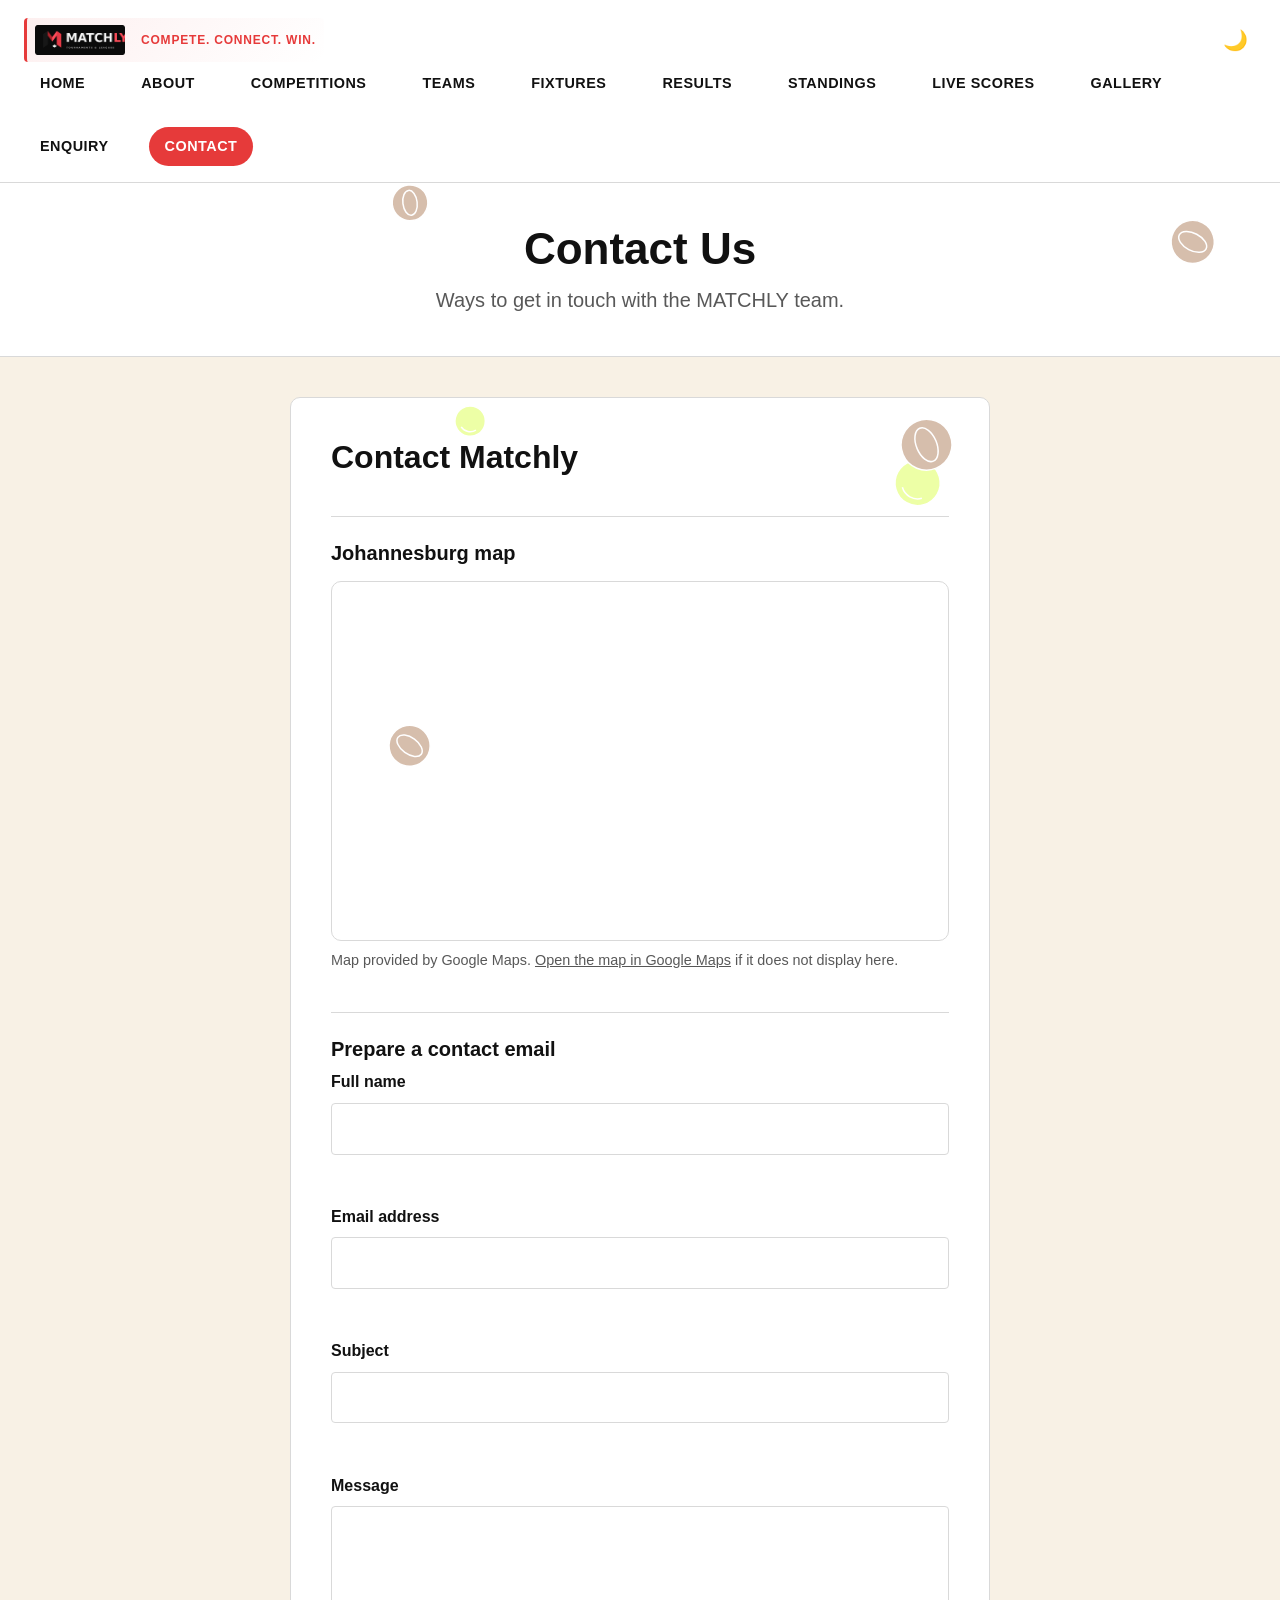
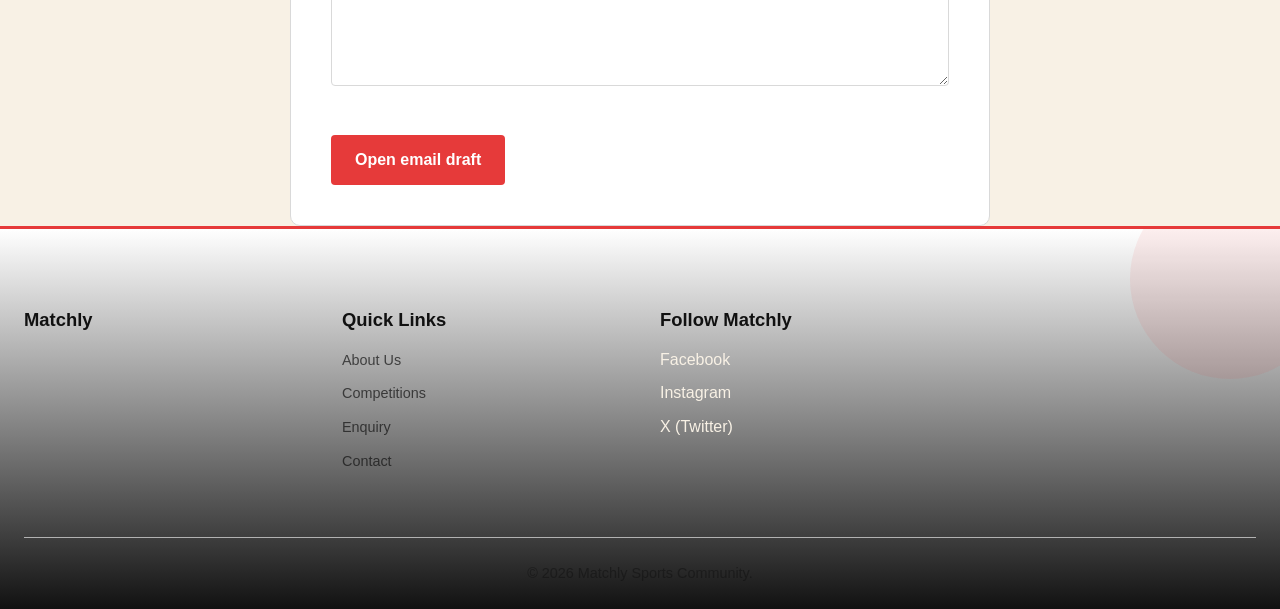
<file: HTML pages/contact.html>
<!DOCTYPE html>
<html lang="en">
<head>
  <meta charset="UTF-8" />
  <meta name="viewport" content="width=device-width, initial-scale=1.0" />
    <title>Contact Matchly | Contact Form and Venue Map</title>
    <meta name="description" content="Contact the Matchly student project using a locally prepared email draft and view an illustrative example venue map." />
    <link rel="stylesheet" href="../css/style.css">
    <script src="../js/script.js"></script>
</head>

<body>

  <a class="skip-link" href="#main-content">Skip to main content</a>

   <header class="site-header">
    <div class="logo">
      <a href="index.html">
        <img class="logo-mark" src="../Images/matchly.logo.png" alt="Matchly Logo" width="120" height="40" /> <p class="tagline">Compete. Connect. Win.</p>
      </a>

    </div>

    <button id="nav-toggle" class="nav-toggle" type="button" aria-controls="primary-navigation" aria-expanded="false">
      <span class="sr-only">Open menu</span>
      &#9776;
    </button>

    <button id="theme-toggle" class="theme-toggle" type="button" aria-label="Switch to dark mode">&#127769;</button>


    <nav class="site-nav" aria-label="Primary navigation">
      <ul id="primary-navigation" class="nav-links">
        <li><a href="index.html">Home</a></li>
        <li><a href="aboutUs.html">About</a></li>
        <li><a href="competitions.html">Competitions</a></li>
        <li><a href="teams.html">Teams</a></li>
        <li><a href="fixtures.html">Fixtures</a></li>
        <li><a href="results.html">Results</a></li>
        <li><a href="standings.html">Standings</a></li>
        <li><a href="liveScores.html">Live Scores</a></li>
        <li><a href="gallery.html">Gallery</a></li>
        <li><a href="enquiry.html">Enquiry</a></li>
        <li><a href="contact.html" aria-current="page">Contact</a></li>
      </ul>
    </nav>
  </header>

  <main id="main-content">

    <section class="page-hero">
      <h1>Contact Us</h1>
      <p>Ways to get in touch with the MATCHLY team.</p>
    </section>

    <section class="contact-details" aria-labelledby="contact-heading">
      <h2 id="contact-heading">Contact Matchly </h2>

      <section class="venue-map-section" aria-labelledby="venue-map-heading">
        <h3 id="venue-map-heading">Johannesburg map</h3>
        <iframe
          id="venue-map"
          class="venue-map"
          title="Google Map centered on Johannesburg, South Africa"
          src="https://maps.google.com/maps?q=Johannesburg%2C%20South%20Africa&z=12&output=embed"
          loading="eager"
          referrerpolicy="no-referrer-when-downgrade"
          allowfullscreen>
        </iframe>
        <p class="map-attribution">Map provided by Google Maps. <a href="https://www.google.com/maps/search/?api=1&amp;query=Johannesburg%2C%20South%20Africa" target="_blank" rel="noopener noreferrer">Open the map in Google Maps</a> if it does not display here.</p>
      </section>

      <section class="contact-form-section" aria-labelledby="contact-form-heading">
        <h3 id="contact-form-heading">Prepare a contact email</h3>
        <form id="contact-form" novalidate>
          <div class="form-field">
            <label for="contact-name">Full name</label>
            <input id="contact-name" name="name" type="text" autocomplete="name" required aria-describedby="contact-name-error">
            <span class="field-error" id="contact-name-error" aria-live="polite"></span>
          </div>
          <div class="form-field">
            <label for="contact-email">Email address</label>
            <input id="contact-email" name="email" type="email" autocomplete="email" required aria-describedby="contact-email-error">
            <span class="field-error" id="contact-email-error" aria-live="polite"></span>
          </div>
          <div class="form-field">
            <label for="contact-subject">Subject</label>
            <input id="contact-subject" name="subject" type="text" required aria-describedby="contact-subject-error">
            <span class="field-error" id="contact-subject-error" aria-live="polite"></span>
          </div>
          <div class="form-field">
            <label for="contact-message">Message</label>
            <textarea id="contact-message" name="message" rows="6" required aria-describedby="contact-message-error"></textarea>
            <span class="field-error" id="contact-message-error" aria-live="polite"></span>
          </div>
          <button class="btn btn-primary" type="submit">Open email draft</button>
          <p id="contact-form-status" class="form-success" aria-live="polite" hidden></p>
          <p id="contact-mailto-container" hidden><a id="contact-mailto-link" class="btn btn-secondary" href="#">Open the prepared email</a></p>
        </form>
      </section>
    </section>

  </main>

    <footer class="site-footer">
    <div class="footer-about">
      <h2>Matchly</h2>
    </div>

    <nav class="footer-links" aria-label="Footer navigation">
      <h3>Quick Links</h3>
      <ul>
        <li><a href="aboutUs.html">About Us</a></li>
        <li><a href="competitions.html">Competitions</a></li>
        <li><a href="enquiry.html">Enquiry</a></li>
        <li><a href="contact.html">Contact</a></li>
      </ul>
    </nav>

    <div class="footer-social">
      <h3>Follow Matchly</h3>
      <ul class="social-links">
        <li><span>Facebook</span></li>
        <li><span>Instagram</span></li>
        <li><span>X (Twitter)</span></li>
      </ul>
    </div>

    <p class="copyright">&copy; 2026 Matchly Sports Community.</p>
  </footer>
</body>
</html>
</file>
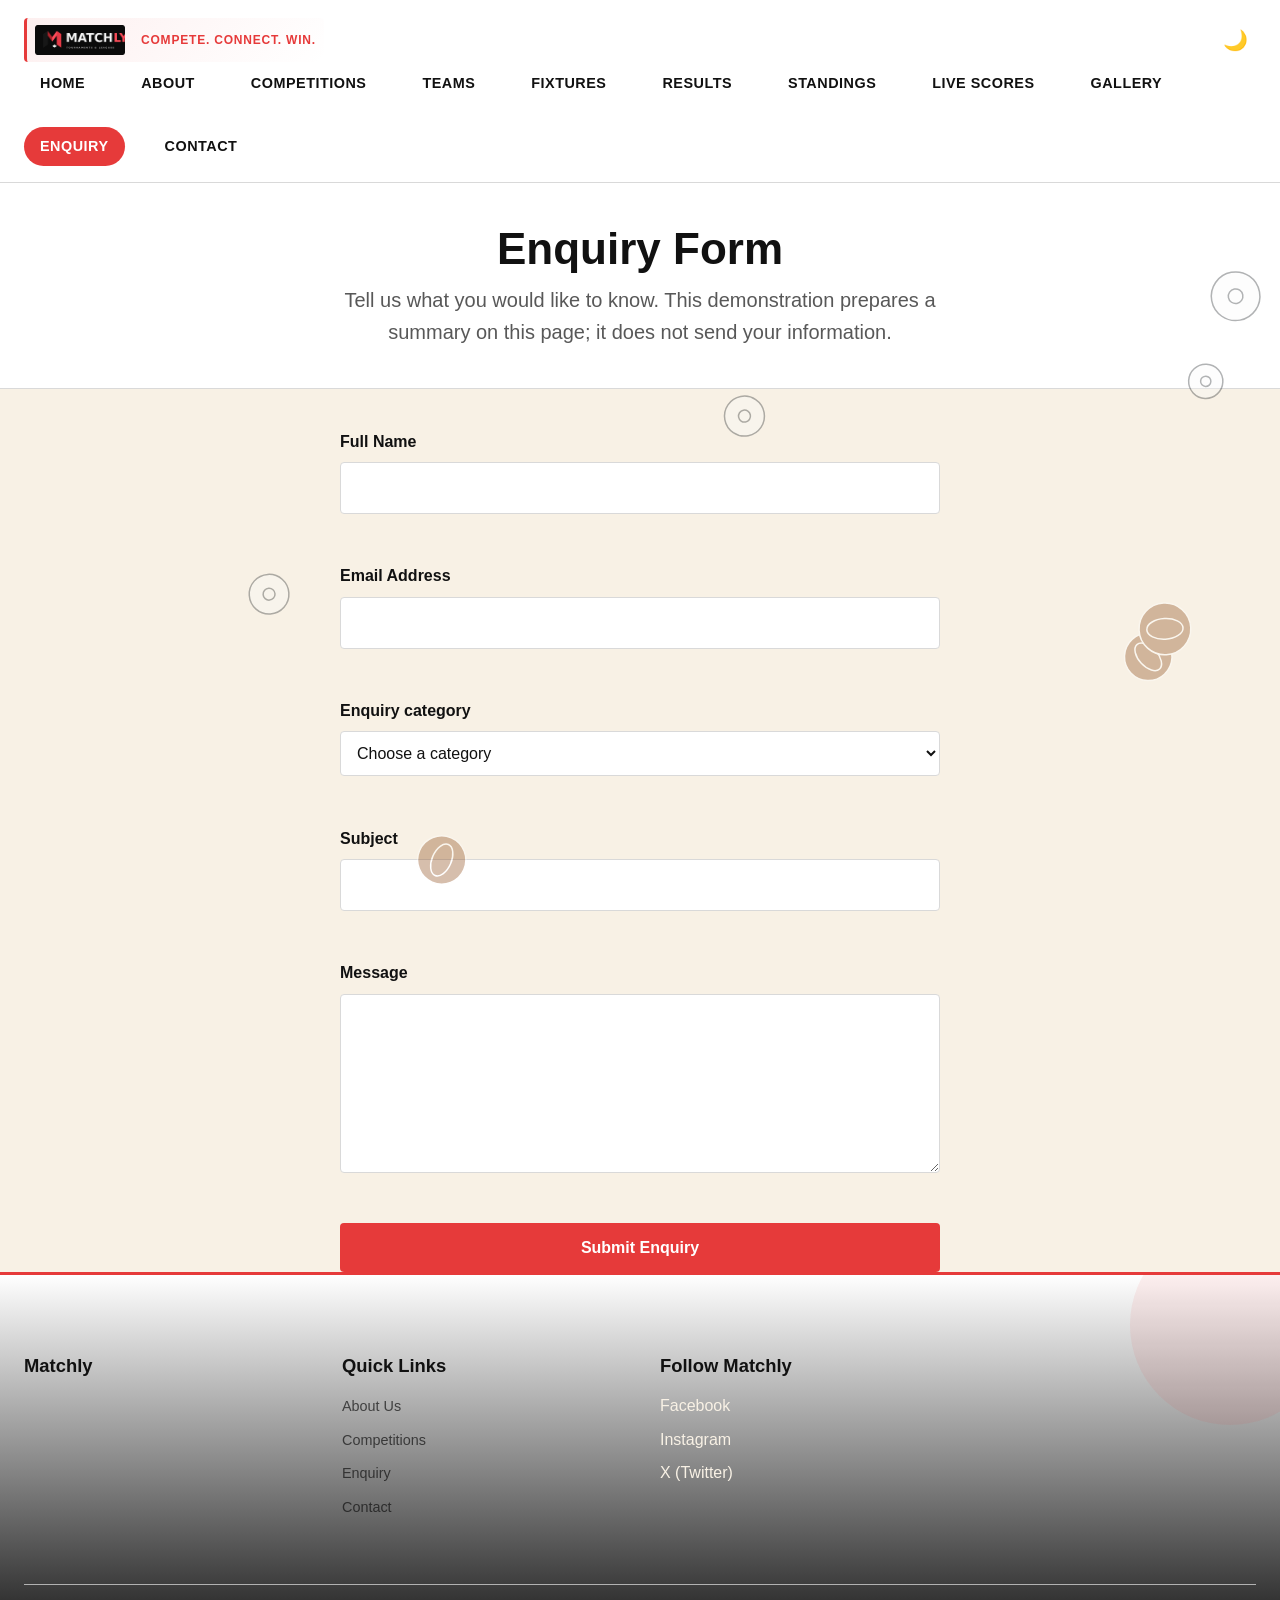
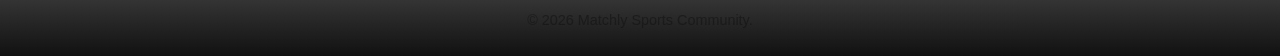
<file: HTML pages/enquiry.html>
<!DOCTYPE html>
<html lang="en">
<head>
  <meta charset="UTF-8" />
  <meta name="viewport" content="width=device-width, initial-scale=1.0" />
    <title>Sports Enquiry Form | Matchly</title>
    <meta name="description" content="Prepare a sports participation, team registration or competition enquiry summary with the Matchly demonstration form." />
    <link rel="stylesheet" href="../css/style.css">
    <script src="../js/script.js"></script>
</head>

<body>

  <a class="skip-link" href="#main-content">Skip to main content</a>

   <header class="site-header">
    <div class="logo">
      <a href="index.html">
        <img class="logo-mark" src="../Images/matchly.logo.png" alt="Matchly Logo" width="120" height="40" /> <p class="tagline">Compete. Connect. Win.</p>
      </a>
    </div>

    <button id="nav-toggle" class="nav-toggle" type="button" aria-controls="primary-navigation" aria-expanded="false">
      <span class="sr-only">Open menu</span>
      &#9776;
    </button>

    <button id="theme-toggle" class="theme-toggle" type="button" aria-label="Switch to dark mode">&#127769;</button>

    
    <nav class="site-nav" aria-label="Primary navigation">
      <ul id="primary-navigation" class="nav-links">
        <li><a href="index.html">Home</a></li>
        <li><a href="aboutUs.html">About</a></li>
        <li><a href="competitions.html">Competitions</a></li>
        <li><a href="teams.html">Teams</a></li>
        <li><a href="fixtures.html">Fixtures</a></li>
        <li><a href="results.html">Results</a></li>
        <li><a href="standings.html">Standings</a></li>
        <li><a href="liveScores.html">Live Scores</a></li>
        <li><a href="gallery.html">Gallery</a></li>
        <li><a href="enquiry.html" aria-current="page">Enquiry</a></li>
        <li><a href="contact.html">Contact</a></li>
      </ul>
    </nav>
  </header>

  <main id="main-content">

    <section class="page-hero">
      <h1>Enquiry Form</h1>
      <p>Tell us what you would like to know. This demonstration prepares a summary on this page; it does not send your information.</p>
    </section>

    <section class="enquiry-form-section" aria-labelledby="enquiry-heading">
      <h2 id="enquiry-heading" class="sr-only">Send an Enquiry</h2>

      <form id="enquiry-form" novalidate>
        <div class="form-field">
          <label for="enquiry-name">Full Name</label>
          <input type="text" id="enquiry-name" name="enquiry-name" required autocomplete="name" aria-describedby="enquiry-name-error" />
          <span class="field-error" id="enquiry-name-error" aria-live="polite"></span>
        </div>

        <div class="form-field">
          <label for="enquiry-email">Email Address</label>
          <input type="email" id="enquiry-email" name="enquiry-email" required autocomplete="email" aria-describedby="enquiry-email-error" />
          <span class="field-error" id="enquiry-email-error" aria-live="polite"></span>
        </div>

        <div class="form-field">
          <label for="enquiry-category">Enquiry category</label>
          <select id="enquiry-category" name="enquiry-category" required aria-describedby="enquiry-category-error">
            <option value="">Choose a category</option>
            <option value="Joining a team">Joining a team</option>
            <option value="Registering a team">Registering a team</option>
            <option value="Competition information">Competition information</option>
            <option value="Fixtures or venues">Fixtures or venues</option>
            <option value="Other sports question">Other sports question</option>
          </select>
          <span class="field-error" id="enquiry-category-error" aria-live="polite"></span>
        </div>

        <div class="form-field">
          <label for="enquiry-subject">Subject</label>
          <input type="text" id="enquiry-subject" name="enquiry-subject" required aria-describedby="enquiry-subject-error" />
          <span class="field-error" id="enquiry-subject-error" aria-live="polite"></span>
        </div>

        <div class="form-field">
          <label for="enquiry-message">Message</label>
          <textarea id="enquiry-message" name="enquiry-message" rows="6" required aria-describedby="enquiry-message-error"></textarea>
          <span class="field-error" id="enquiry-message-error" aria-live="polite"></span>
        </div>

        <button type="submit" class="btn btn-primary btn-block">Submit Enquiry</button>
        <section id="enquiry-summary" class="form-success form-summary" aria-live="polite" aria-labelledby="enquiry-summary-heading" hidden>
          <h3 id="enquiry-summary-heading">Your enquiry summary</h3>
          <p id="enquiry-summary-content"></p>
          <p>This summary was generated in your browser only. It has not been sent or stored.</p>
        </section>
      </form>
    </section>

  </main>

    <footer class="site-footer">
    <div class="footer-about">
      <h2>Matchly</h2>
    </div>

    <nav class="footer-links" aria-label="Footer navigation">
      <h3>Quick Links</h3>
      <ul>
        <li><a href="aboutUs.html">About Us</a></li>
        <li><a href="competitions.html">Competitions</a></li>
        <li><a href="enquiry.html">Enquiry</a></li>
        <li><a href="contact.html">Contact</a></li>
      </ul>
    </nav>

    <div class="footer-social">
      <h3>Follow Matchly</h3>
      <ul class="social-links">
        <li><span>Facebook</span></li>
        <li><span>Instagram</span></li>
        <li><span>X (Twitter)</span></li>
      </ul>
    </div>

    <p class="copyright">&copy; 2026 Matchly Sports Community.</p>
  </footer>


</body>
</file>
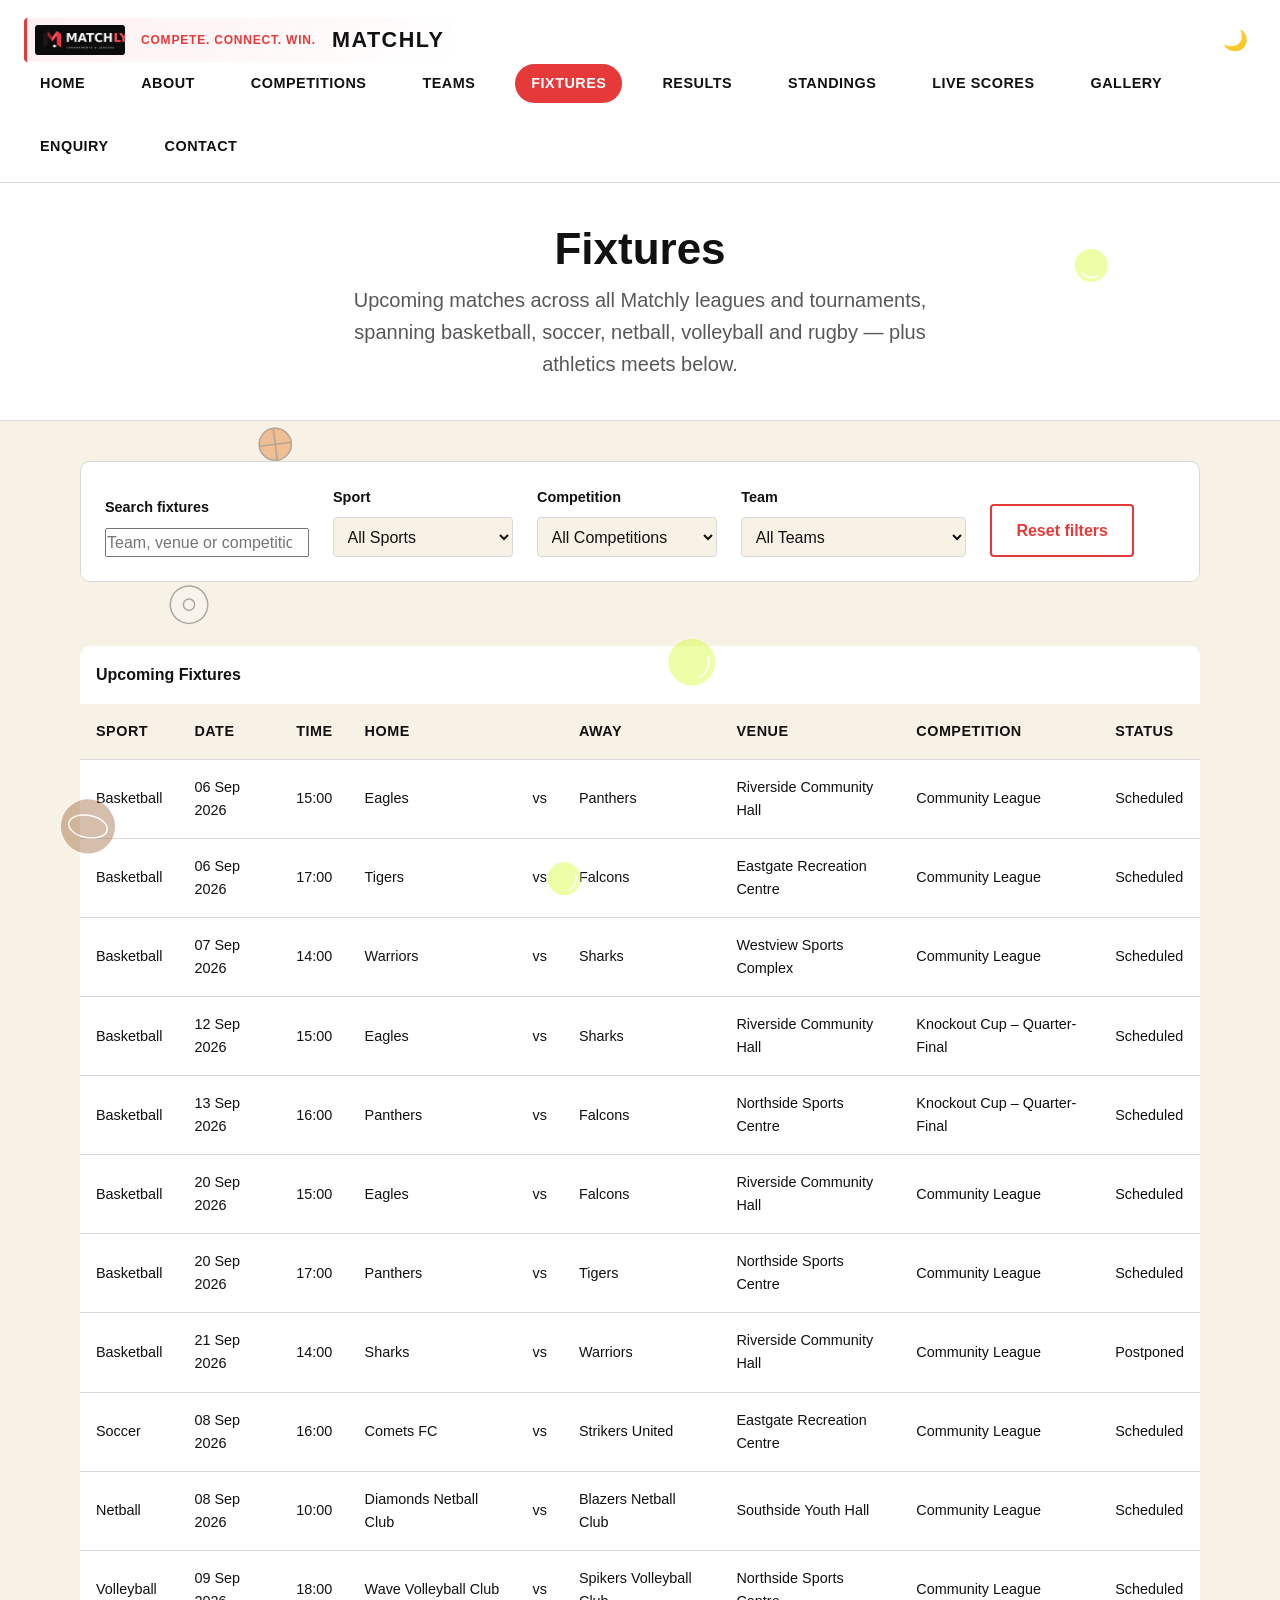
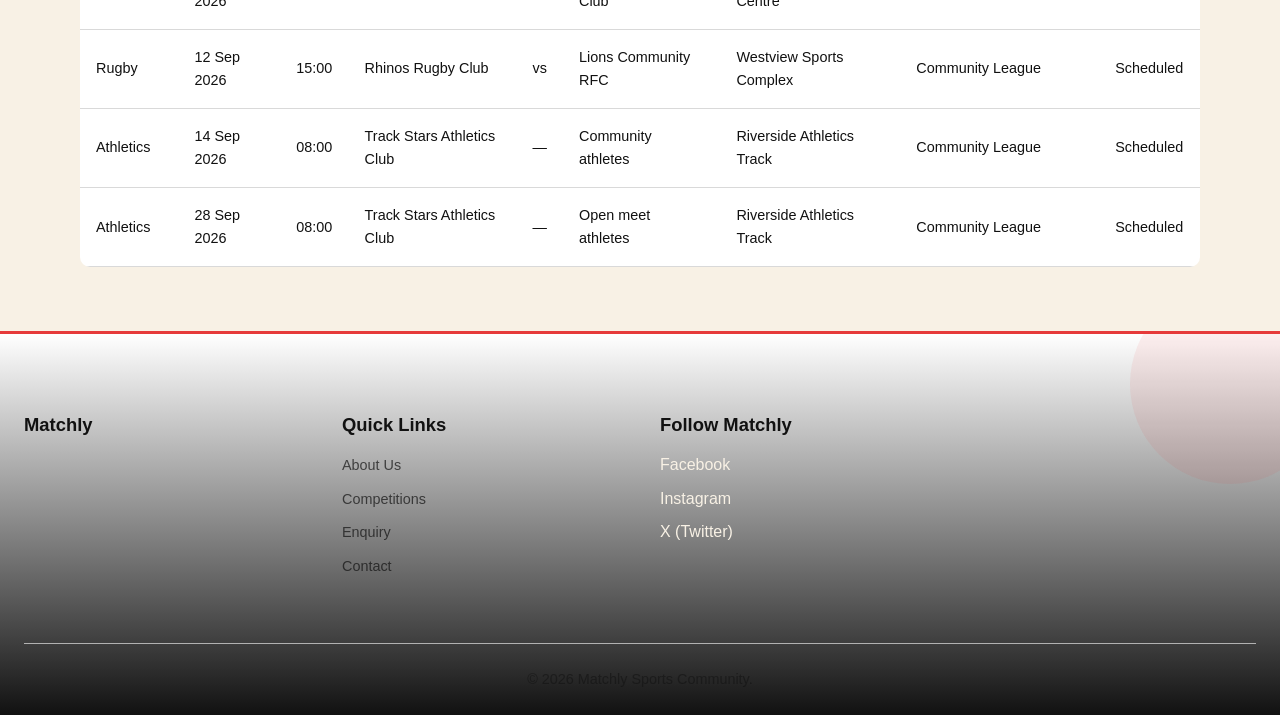
<file: HTML pages/fixtures.html>
<!DOCTYPE html>
<html lang="en">
<head>
  <meta charset="UTF-8" />
  <meta name="viewport" content="width=device-width, initial-scale=1.0" />
    <title>Sports Fixtures | Matchly</title>
    <meta name="description" content="Search and filter Matchly sample community sports fixtures by keyword, sport, competition and team." />
    <link rel="stylesheet" href="../css/style.css">
    <script src="../js/script.js"></script>
</head>

<body>

  <a class="skip-link" href="#main-content">Skip to main content</a>

   <header class="site-header">
    <div class="logo">
      <a href="index.html">
        <img class="logo-mark" src="../Images/matchly.logo.png" alt="Matchly Logo" width="120" height="40" /> <p class="tagline">Compete. Connect. Win.</p>
        <span class="logo-text">MATCHLY</span>
      </a>
    </div>

    <button id="nav-toggle" class="nav-toggle" type="button" aria-controls="primary-navigation" aria-expanded="false">
      <span class="sr-only">Open menu</span>
      &#9776;
    </button>

    <button id="theme-toggle" class="theme-toggle" type="button" aria-label="Switch to dark mode">&#127769;</button>


    <nav class="site-nav" aria-label="Primary navigation">
      <ul id="primary-navigation" class="nav-links">
        <li><a href="index.html">Home</a></li>
        <li><a href="aboutUs.html">About</a></li>
        <li><a href="competitions.html">Competitions</a></li>
        <li><a href="teams.html">Teams</a></li>
        <li><a href="fixtures.html" aria-current="page">Fixtures</a></li>
        <li><a href="results.html">Results</a></li>
        <li><a href="standings.html">Standings</a></li>
        <li><a href="liveScores.html">Live Scores</a></li>
        <li><a href="gallery.html">Gallery</a></li>
        <li><a href="enquiry.html">Enquiry</a></li>
        <li><a href="contact.html">Contact</a></li>
      </ul>
    </nav>
  </header>

  <main id="main-content">

    <section class="page-hero">
      <h1>Fixtures</h1>
      <p>Upcoming matches across all Matchly leagues and tournaments, spanning basketball, soccer, netball, volleyball and rugby &mdash; plus athletics meets below.</p>
    </section>

    <section class="fixture-filters" aria-labelledby="filters-heading">
      <h2 id="filters-heading" class="sr-only">Filter Fixtures</h2>
      <form id="fixtures-filter-form">
        <div class="filter-field">
          <label for="fixture-search">Search fixtures</label>
          <input id="fixture-search" name="fixture-search" type="search" placeholder="Team, venue or competition" />
        </div>
        <div class="filter-field">
          <label for="filter-sport">Sport</label>
          <select id="filter-sport" name="filter-sport">
            <option value="all">All Sports</option>
            <option value="basketball">Basketball</option>
            <option value="soccer">Soccer</option>
            <option value="netball">Netball</option>
            <option value="volleyball">Volleyball</option>
            <option value="rugby">Rugby</option>
            <option value="athletics">Athletics</option>
          </select>
        </div>
        <div class="filter-field">
          <label for="filter-competition">Competition</label>
          <select id="filter-competition" name="filter-competition">
            <option value="all">All Competitions</option>
            <option value="community-league">Community League</option>
            <option value="knockout-cup">Knockout Cup</option>
          </select>
        </div>
        <div class="filter-field">
          <label for="filter-team">Team</label>
          <select id="filter-team" name="filter-team">
            <option value="all">All Teams</option>
            <option value="eagles">Eagles</option>
            <option value="panthers">Panthers</option>
            <option value="tigers">Tigers</option>
            <option value="falcons">Falcons</option>
            <option value="warriors">Warriors</option>
            <option value="sharks">Sharks</option>
            <option value="comets-fc">Comets FC</option>
            <option value="strikers-united">Strikers United</option>
            <option value="diamonds">Diamonds Netball Club</option>
            <option value="blazers">Blazers Netball Club</option>
            <option value="wave">Wave Volleyball Club</option>
            <option value="spikers">Spikers Volleyball Club</option>
            <option value="rhinos">Rhinos Rugby Club</option>
            <option value="lions-rfc">Lions Community RFC</option>
            <option value="track-stars">Track Stars Athletics Club</option>
          </select>
        </div>
        <button class="btn btn-secondary" type="reset">Reset filters</button>
      </form>
    </section>

    <section class="fixture-table-section" aria-labelledby="fixtures-heading">
      <h2 id="fixtures-heading" class="sr-only">Upcoming Fixtures</h2>
      <table class="data-table" id="fixtures-table">
        <caption>Upcoming Fixtures</caption>
        <thead>
          <tr>
            <th scope="col">Sport</th>
            <th scope="col">Date</th>
            <th scope="col">Time</th>
            <th scope="col">Home</th>
            <th scope="col"><span class="sr-only">Versus</span></th>
            <th scope="col">Away</th>
            <th scope="col">Venue</th>
            <th scope="col">Competition</th>
            <th scope="col">Status</th>
          </tr>
        </thead>
        <tbody>
          <tr data-sport="basketball" data-competition="community-league" data-teams="eagles panthers">
            <td>Basketball</td><td>06 Sep 2026</td><td>15:00</td><td>Eagles</td><td>vs</td><td>Panthers</td>
            <td>Riverside Community Hall</td><td>Community League</td><td>Scheduled</td>
          </tr>
          <tr data-sport="basketball" data-competition="community-league" data-teams="tigers falcons">
            <td>Basketball</td><td>06 Sep 2026</td><td>17:00</td><td>Tigers</td><td>vs</td><td>Falcons</td>
            <td>Eastgate Recreation Centre</td><td>Community League</td><td>Scheduled</td>
          </tr>
          <tr data-sport="basketball" data-competition="community-league" data-teams="warriors sharks">
            <td>Basketball</td><td>07 Sep 2026</td><td>14:00</td><td>Warriors</td><td>vs</td><td>Sharks</td>
            <td>Westview Sports Complex</td><td>Community League</td><td>Scheduled</td>
          </tr>
          <tr data-sport="basketball" data-competition="knockout-cup" data-teams="eagles sharks">
            <td>Basketball</td><td>12 Sep 2026</td><td>15:00</td><td>Eagles</td><td>vs</td><td>Sharks</td>
            <td>Riverside Community Hall</td><td>Knockout Cup &ndash; Quarter-Final</td><td>Scheduled</td>
          </tr>
          <tr data-sport="basketball" data-competition="knockout-cup" data-teams="panthers falcons">
            <td>Basketball</td><td>13 Sep 2026</td><td>16:00</td><td>Panthers</td><td>vs</td><td>Falcons</td>
            <td>Northside Sports Centre</td><td>Knockout Cup &ndash; Quarter-Final</td><td>Scheduled</td>
          </tr>
          <tr data-sport="basketball" data-competition="community-league" data-teams="eagles falcons">
            <td>Basketball</td><td>20 Sep 2026</td><td>15:00</td><td>Eagles</td><td>vs</td><td>Falcons</td>
            <td>Riverside Community Hall</td><td>Community League</td><td>Scheduled</td>
          </tr>
          <tr data-sport="basketball" data-competition="community-league" data-teams="panthers tigers">
            <td>Basketball</td><td>20 Sep 2026</td><td>17:00</td><td>Panthers</td><td>vs</td><td>Tigers</td>
            <td>Northside Sports Centre</td><td>Community League</td><td>Scheduled</td>
          </tr>
          <tr data-sport="basketball" data-competition="community-league" data-teams="sharks warriors">
            <td>Basketball</td><td>21 Sep 2026</td><td>14:00</td><td>Sharks</td><td>vs</td><td>Warriors</td>
            <td>Riverside Community Hall</td><td>Community League</td><td>Postponed</td>
          </tr>
          <tr data-sport="soccer" data-competition="community-league" data-teams="comets-fc strikers-united">
            <td>Soccer</td><td>08 Sep 2026</td><td>16:00</td><td>Comets FC</td><td>vs</td><td>Strikers United</td>
            <td>Eastgate Recreation Centre</td><td>Community League</td><td>Scheduled</td>
          </tr>
          <tr data-sport="netball" data-competition="community-league" data-teams="diamonds blazers">
            <td>Netball</td><td>08 Sep 2026</td><td>10:00</td><td>Diamonds Netball Club</td><td>vs</td><td>Blazers Netball Club</td>
            <td>Southside Youth Hall</td><td>Community League</td><td>Scheduled</td>
          </tr>
          <tr data-sport="volleyball" data-competition="community-league" data-teams="wave spikers">
            <td>Volleyball</td><td>09 Sep 2026</td><td>18:00</td><td>Wave Volleyball Club</td><td>vs</td><td>Spikers Volleyball Club</td>
            <td>Northside Sports Centre</td><td>Community League</td><td>Scheduled</td>
          </tr>
          <tr data-sport="rugby" data-competition="community-league" data-teams="rhinos lions-rfc">
            <td>Rugby</td><td>12 Sep 2026</td><td>15:00</td><td>Rhinos Rugby Club</td><td>vs</td><td>Lions Community RFC</td>
            <td>Westview Sports Complex</td><td>Community League</td><td>Scheduled</td>
          </tr>
          <tr data-sport="athletics" data-competition="community-league" data-teams="track-stars">
            <td>Athletics</td><td>14 Sep 2026</td><td>08:00</td><td>Track Stars Athletics Club</td><td>&mdash;</td><td>Community athletes</td>
            <td>Riverside Athletics Track</td><td>Community League</td><td>Scheduled</td>
          </tr>
          <tr data-sport="athletics" data-competition="community-league" data-teams="track-stars">
            <td>Athletics</td><td>28 Sep 2026</td><td>08:00</td><td>Track Stars Athletics Club</td><td>&mdash;</td><td>Open meet athletes</td>
            <td>Riverside Athletics Track</td><td>Community League</td><td>Scheduled</td>
          </tr>
        </tbody>
      </table>
    </section>

    <p id="no-fixtures-message" class="no-results" aria-live="polite" hidden>No fixtures match your search and filters.</p>

  </main>


    <footer class="site-footer">
    <div class="footer-about">
      <h2>Matchly</h2>
    </div>

    <nav class="footer-links" aria-label="Footer navigation">
      <h3>Quick Links</h3>
      <ul>
        <li><a href="aboutUs.html">About Us</a></li>
        <li><a href="competitions.html">Competitions</a></li>
        <li><a href="enquiry.html">Enquiry</a></li>
        <li><a href="contact.html">Contact</a></li>
      </ul>
    </nav>

    <div class="footer-social">
      <h3>Follow Matchly</h3>
      <ul class="social-links">
        <li><span>Facebook</span></li>
        <li><span>Instagram</span></li>
        <li><span>X (Twitter)</span></li>
      </ul>
    </div>

    <p class="copyright">&copy; 2026 Matchly Sports Community.</p>
  </footer>

</body>
</html>
</file>
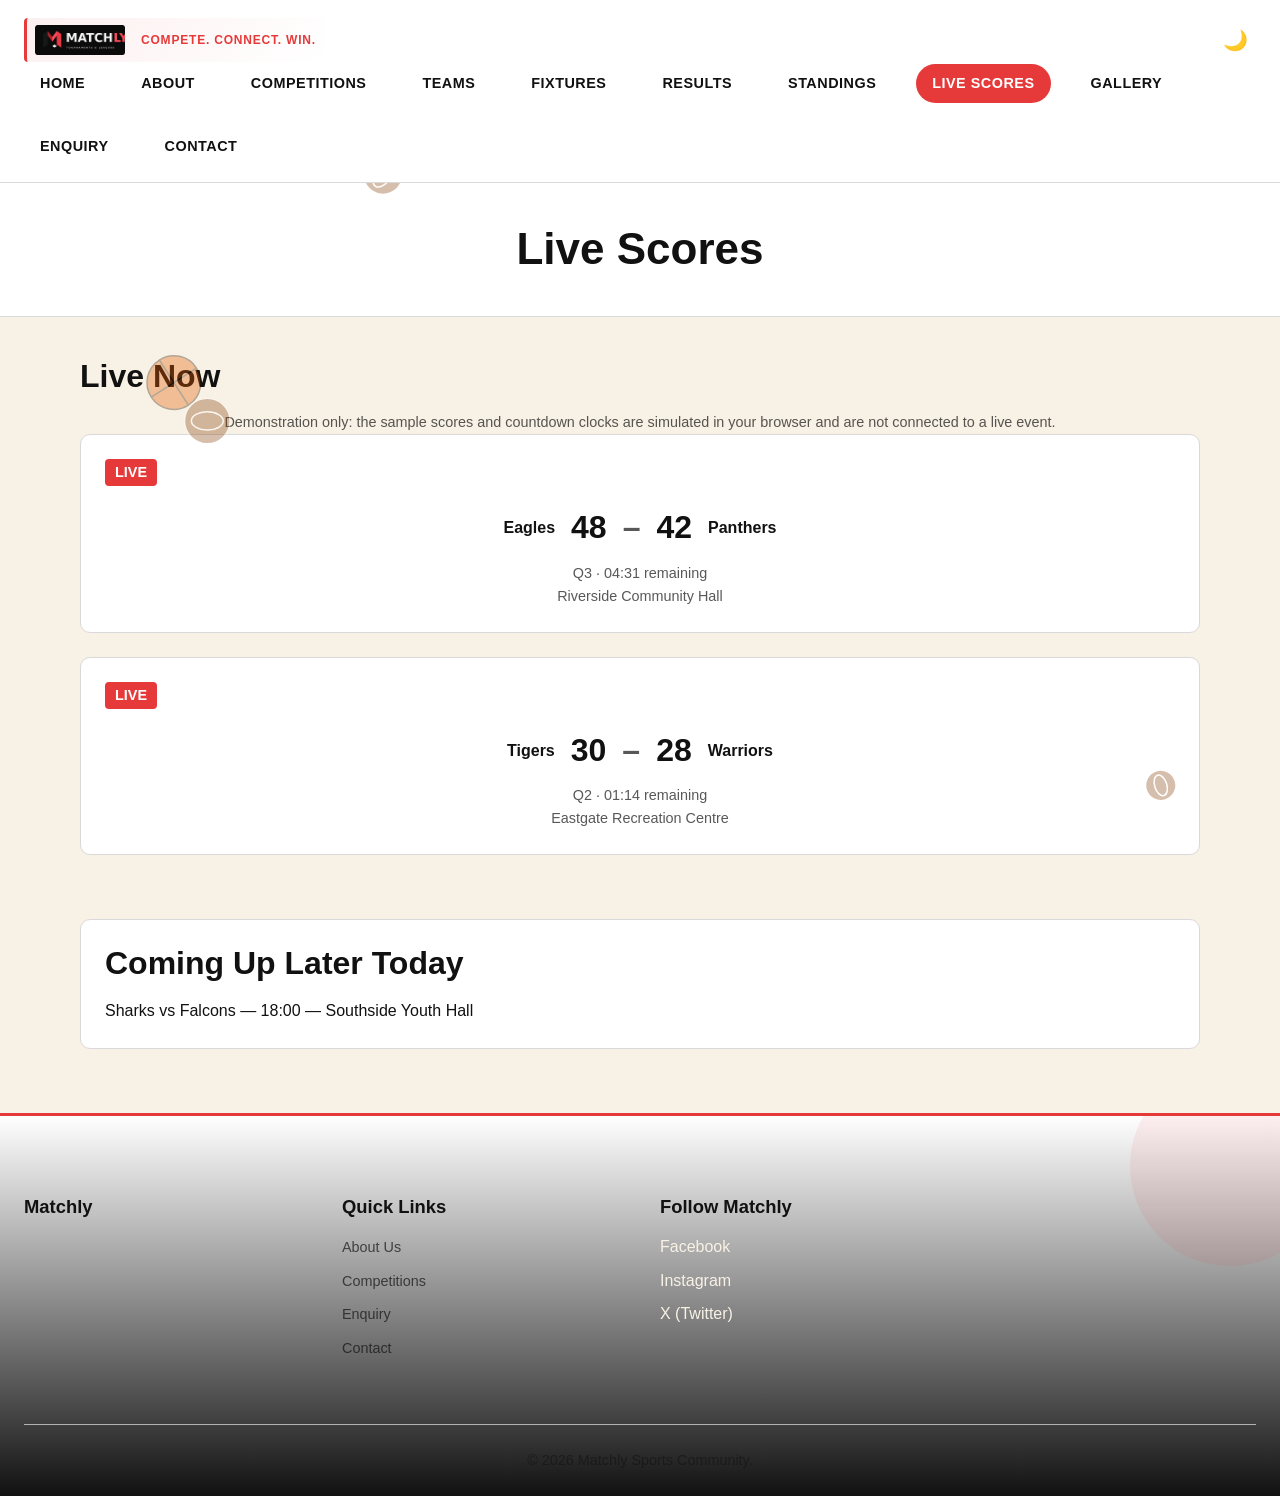
<file: HTML pages/liveScores.html>
<!DOCTYPE html>
<html lang="en">
<head>
  <meta charset="UTF-8" />
  <meta name="viewport" content="width=device-width, initial-scale=1.0" />
    <title>Live Score Demo | Matchly</title>
    <meta name="description" content="View simulated sample basketball scores in the Matchly student project. Scores and clocks are demonstrations, not live event data." />
  <meta name="keywords" content="Matchly live scores, community sports scores, basketball live scores, soccer live scores" />
  <link rel="stylesheet" href="../css/style.css">
  <script src="../js/script.js"></script>
</head>

<body>

  <a class="skip-link" href="#main-content">Skip to main content</a>

   <header class="site-header">
    <div class="logo">
      <a href="index.html">
        <img class="logo-mark" src="../Images/matchly.logo.png" alt="Matchly Logo" width="120" height="40" /> <p class="tagline">Compete. Connect. Win.</p>
      </a>
    </div>

    <button id="nav-toggle" class="nav-toggle" type="button" aria-controls="primary-navigation" aria-expanded="false">
      <span class="sr-only">Open menu</span>
      &#9776;
    </button>

    <button id="theme-toggle" class="theme-toggle" type="button" aria-label="Switch to dark mode">&#127769;</button>



    <nav class="site-nav" aria-label="Primary navigation">
      <ul id="primary-navigation" class="nav-links">
        <li><a href="index.html">Home</a></li>
        <li><a href="aboutUs.html">About</a></li>
        <li><a href="competitions.html">Competitions</a></li>
        <li><a href="teams.html">Teams</a></li>
        <li><a href="fixtures.html">Fixtures</a></li>
        <li><a href="results.html">Results</a></li>
        <li><a href="standings.html">Standings</a></li>
        <li><a href="liveScores.html" aria-current="page">Live Scores</a></li>
        <li><a href="gallery.html">Gallery</a></li>
        <li><a href="enquiry.html">Enquiry</a></li>
        <li><a href="contact.html">Contact</a></li>
      </ul>
    </nav>
  </header>

  <main id="main-content">

    <section class="page-hero">
      <h1>Live Scores</h1>
    </section>

    <section class="live-now" aria-labelledby="live-now-heading">
      <h2 id="live-now-heading">Live Now</h2>
      <p class="live-disclaimer">Demonstration only: the sample scores and countdown clocks are simulated in your browser and are not connected to a live event.</p>

      <article class="live-game-card" aria-label="Eagles versus Panthers, live">
        <p class="live-badge">LIVE</p>
        <div class="live-score">
          <span class="live-team">Eagles</span>
          <span class="live-points">48</span>
          <span class="live-dash">&ndash;</span>
          <span class="live-points">42</span>
          <span class="live-team">Panthers</span>
        </div>
        <p class="live-status">Q3 &middot; 04:32 remaining</p>
        <p class="live-venue">Riverside Community Hall</p>
      </article>

      <article class="live-game-card" aria-label="Tigers versus Warriors, live">
        <p class="live-badge">LIVE</p>
        <div class="live-score">
          <span class="live-team">Tigers</span>
          <span class="live-points">30</span>
          <span class="live-dash">&ndash;</span>
          <span class="live-points">28</span>
          <span class="live-team">Warriors</span>
        </div>
        <p class="live-status">Q2 &middot; 01:15 remaining</p>
        <p class="live-venue">Eastgate Recreation Centre</p>
      </article>
    </section>

    <section class="upcoming-live" aria-labelledby="upcoming-live-heading">
      <h2 id="upcoming-live-heading">Coming Up Later Today</h2>
      <ul>
        <li>Sharks vs Falcons &mdash; 18:00 &mdash; Southside Youth Hall</li>
      </ul>
    </section>


  </main>

    <footer class="site-footer">
    <div class="footer-about">
      <h2>Matchly</h2>
    </div>

    <nav class="footer-links" aria-label="Footer navigation">
      <h3>Quick Links</h3>
      <ul>
        <li><a href="aboutUs.html">About Us</a></li>
        <li><a href="competitions.html">Competitions</a></li>
        <li><a href="enquiry.html">Enquiry</a></li>
        <li><a href="contact.html">Contact</a></li>
      </ul>
    </nav>

    <div class="footer-social">
      <h3>Follow Matchly</h3>
      <ul class="social-links">
        <li><span>Facebook</span></li>
        <li><span>Instagram</span></li>
        <li><span>X (Twitter)</span></li>
      </ul>
    </div>

    <p class="copyright">&copy; 2026 Matchly Sports Community.</p>
  </footer>


</body>
</html>
</file>
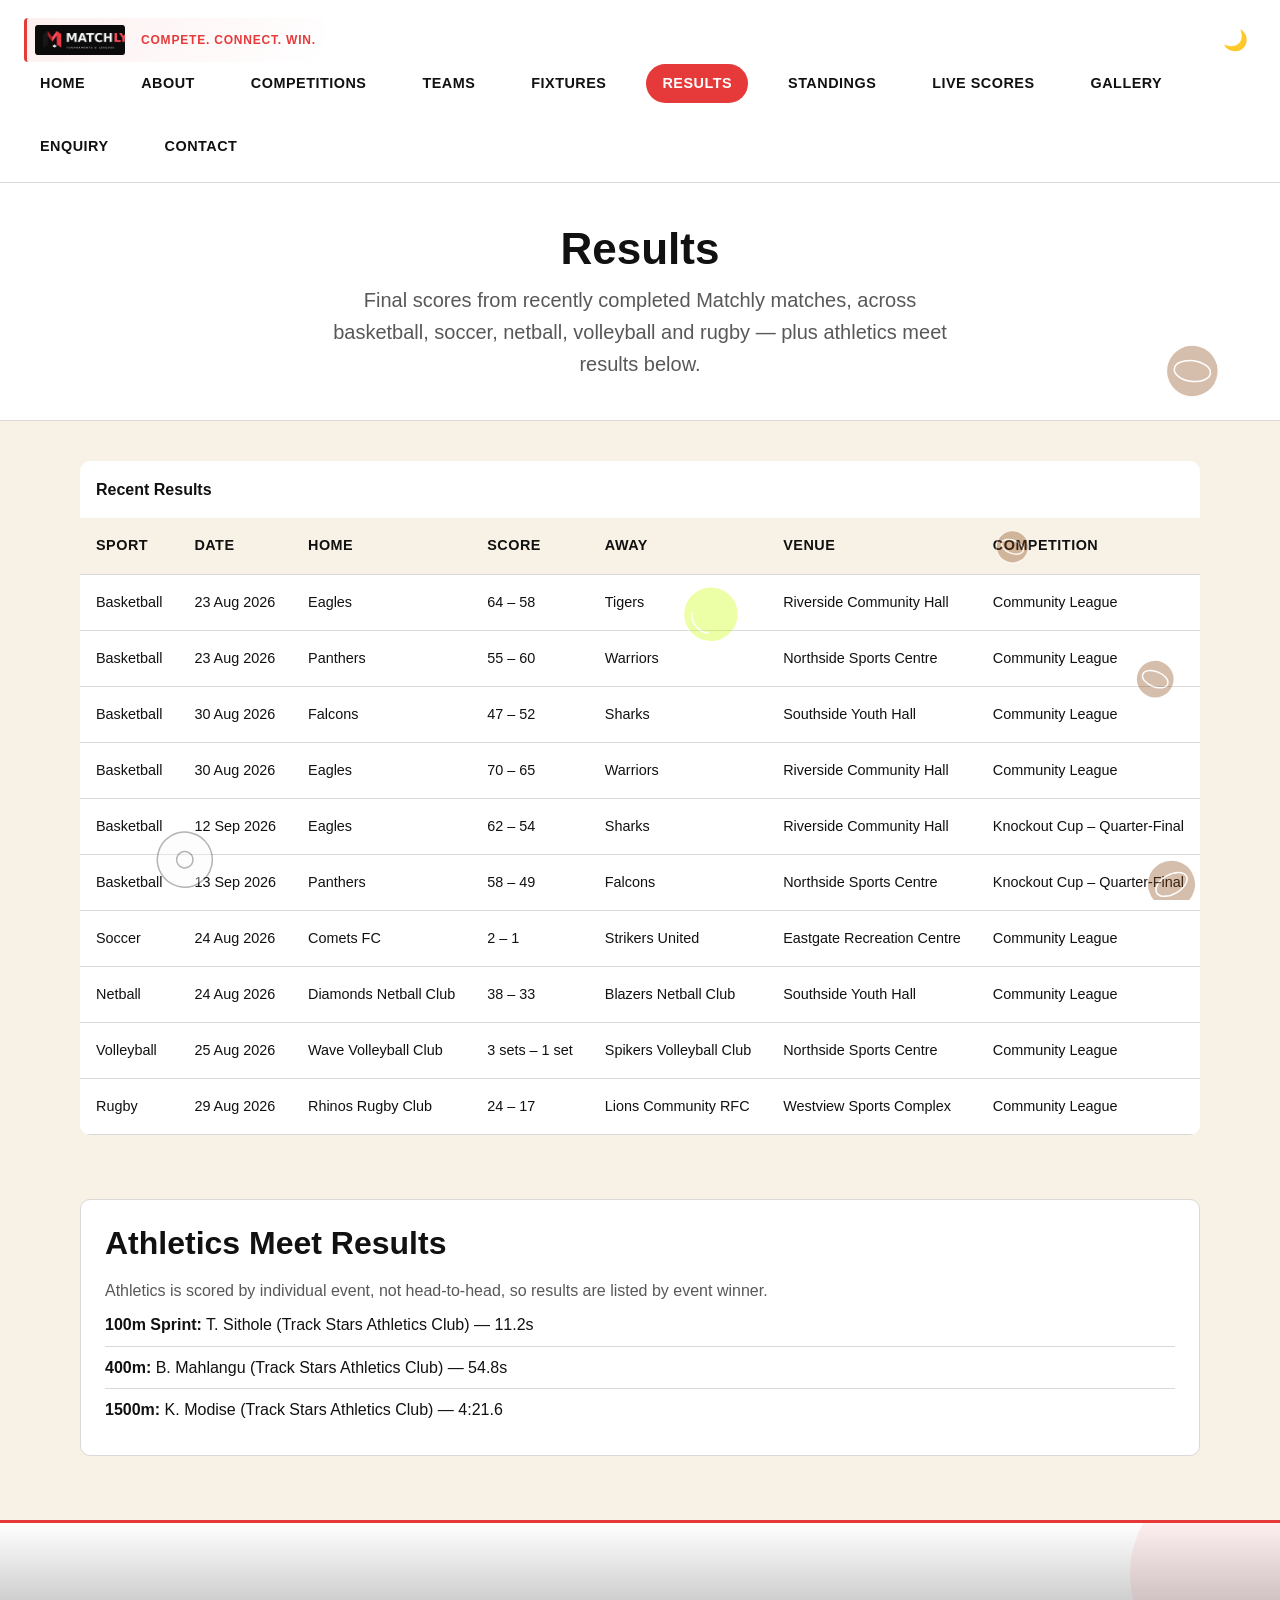
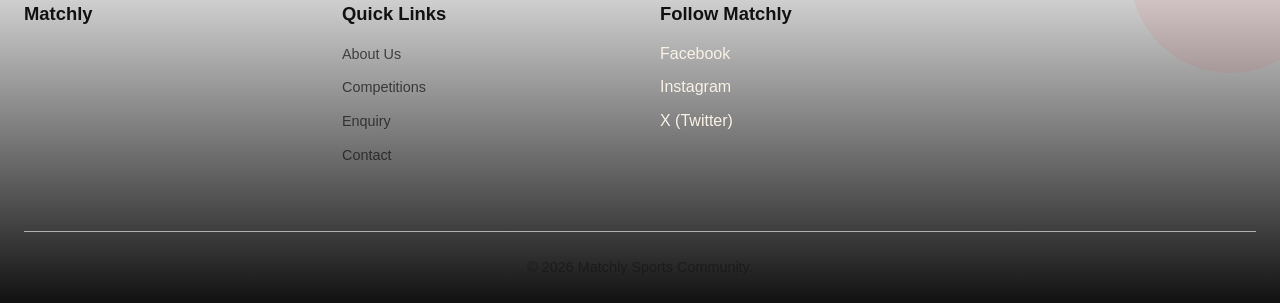
<file: HTML pages/results.html>
<!DOCTYPE html>
<html lang="en">
<head>
  <meta charset="UTF-8" />
  <meta name="viewport" content="width=device-width, initial-scale=1.0" />
    <title>Sports Results | Matchly</title>
    <meta name="description" content="Review sample Matchly community competition results across basketball, soccer, netball, volleyball, rugby and athletics." />
    <link rel="stylesheet" href="../css/style.css">
    <script src="../js/script.js"></script>
</head>

<body>

  <a class="skip-link" href="#main-content">Skip to main content</a>

   <header class="site-header">
    <div class="logo">
      <a href="index.html">
        <img class="logo-mark" src="../Images/matchly.logo.png" alt="Matchly Logo" width="120" height="40" /> <p class="tagline">Compete. Connect. Win.</p>
      </a>
    </div>

    <button id="nav-toggle" class="nav-toggle" type="button" aria-controls="primary-navigation" aria-expanded="false">
      <span class="sr-only">Open menu</span>
      &#9776;
    </button>

    <button id="theme-toggle" class="theme-toggle" type="button" aria-label="Switch to dark mode">&#127769;</button>


    <nav class="site-nav" aria-label="Primary navigation">
      <ul id="primary-navigation" class="nav-links">
        <li><a href="index.html">Home</a></li>
        <li><a href="aboutUs.html">About</a></li>
        <li><a href="competitions.html">Competitions</a></li>
        <li><a href="teams.html">Teams</a></li>
        <li><a href="fixtures.html">Fixtures</a></li>
        <li><a href="results.html" aria-current="page">Results</a></li>
        <li><a href="standings.html">Standings</a></li>
        <li><a href="liveScores.html">Live Scores</a></li>
        <li><a href="gallery.html">Gallery</a></li>
        <li><a href="enquiry.html">Enquiry</a></li>
        <li><a href="contact.html">Contact</a></li>
      </ul>
    </nav>
  </header>

  <main id="main-content">

    <section class="page-hero">
      <h1>Results</h1>
      <p>Final scores from recently completed Matchly matches, across basketball, soccer, netball, volleyball and rugby &mdash; plus athletics meet results below.</p>
    </section>

    <section class="results-table-section" aria-labelledby="results-heading">
      <h2 id="results-heading" class="sr-only">Completed Matches</h2>
      <table class="data-table">
        <caption>Recent Results</caption>
        <thead>
          <tr>
            <th scope="col">Sport</th>
            <th scope="col">Date</th>
            <th scope="col">Home</th>
            <th scope="col">Score</th>
            <th scope="col">Away</th>
            <th scope="col">Venue</th>
            <th scope="col">Competition</th>
          </tr>
        </thead>
        <tbody>
          <tr>
            <td>Basketball</td><td>23 Aug 2026</td><td>Eagles</td><td>64 &ndash; 58</td><td>Tigers</td>
            <td>Riverside Community Hall</td><td>Community League</td>
          </tr>
          <tr>
            <td>Basketball</td><td>23 Aug 2026</td><td>Panthers</td><td>55 &ndash; 60</td><td>Warriors</td>
            <td>Northside Sports Centre</td><td>Community League</td>
          </tr>
          <tr>
            <td>Basketball</td><td>30 Aug 2026</td><td>Falcons</td><td>47 &ndash; 52</td><td>Sharks</td>
            <td>Southside Youth Hall</td><td>Community League</td>
          </tr>
          <tr>
            <td>Basketball</td><td>30 Aug 2026</td><td>Eagles</td><td>70 &ndash; 65</td><td>Warriors</td>
            <td>Riverside Community Hall</td><td>Community League</td>
          </tr>
          <tr>
            <td>Basketball</td><td>12 Sep 2026</td><td>Eagles</td><td>62 &ndash; 54</td><td>Sharks</td>
            <td>Riverside Community Hall</td><td>Knockout Cup &ndash; Quarter-Final</td>
          </tr>
          <tr>
            <td>Basketball</td><td>13 Sep 2026</td><td>Panthers</td><td>58 &ndash; 49</td><td>Falcons</td>
            <td>Northside Sports Centre</td><td>Knockout Cup &ndash; Quarter-Final</td>
          </tr>
          <tr>
            <td>Soccer</td><td>24 Aug 2026</td><td>Comets FC</td><td>2 &ndash; 1</td><td>Strikers United</td>
            <td>Eastgate Recreation Centre</td><td>Community League</td>
          </tr>
          <tr>
            <td>Netball</td><td>24 Aug 2026</td><td>Diamonds Netball Club</td><td>38 &ndash; 33</td><td>Blazers Netball Club</td>
            <td>Southside Youth Hall</td><td>Community League</td>
          </tr>
          <tr>
            <td>Volleyball</td><td>25 Aug 2026</td><td>Wave Volleyball Club</td><td>3 sets &ndash; 1 set</td><td>Spikers Volleyball Club</td>
            <td>Northside Sports Centre</td><td>Community League</td>
          </tr>
          <tr>
            <td>Rugby</td><td>29 Aug 2026</td><td>Rhinos Rugby Club</td><td>24 &ndash; 17</td><td>Lions Community RFC</td>
            <td>Westview Sports Complex</td><td>Community League</td>
          </tr>
        </tbody>
      </table>
    </section>

    <section class="athletics-results" aria-labelledby="athletics-results-heading">
      <h2 id="athletics-results-heading">Athletics Meet Results</h2>
      <p>Athletics is scored by individual event, not head-to-head, so results are listed by event winner.</p>
      <ul>
        <li><strong>100m Sprint:</strong> T. Sithole (Track Stars Athletics Club) &mdash; 11.2s</li>
        <li><strong>400m:</strong> B. Mahlangu (Track Stars Athletics Club) &mdash; 54.8s</li>
        <li><strong>1500m:</strong> K. Modise (Track Stars Athletics Club) &mdash; 4:21.6</li>
      </ul>
    </section>

  </main>


    <footer class="site-footer">
    <div class="footer-about">
      <h2>Matchly</h2>
    </div>

    <nav class="footer-links" aria-label="Footer navigation">
      <h3>Quick Links</h3>
      <ul>
        <li><a href="aboutUs.html">About Us</a></li>
        <li><a href="competitions.html">Competitions</a></li>
        <li><a href="enquiry.html">Enquiry</a></li>
        <li><a href="contact.html">Contact</a></li>
      </ul>
    </nav>

    <div class="footer-social">
      <h3>Follow Matchly</h3>
      <ul class="social-links">
        <li><span>Facebook</span></li>
        <li><span>Instagram</span></li>
        <li><span>X (Twitter)</span></li>
      </ul>
    </div>

    <p class="copyright">&copy; 2026 Matchly Sports Community.</p>
  </footer>

  
</body>
</html>
</file>
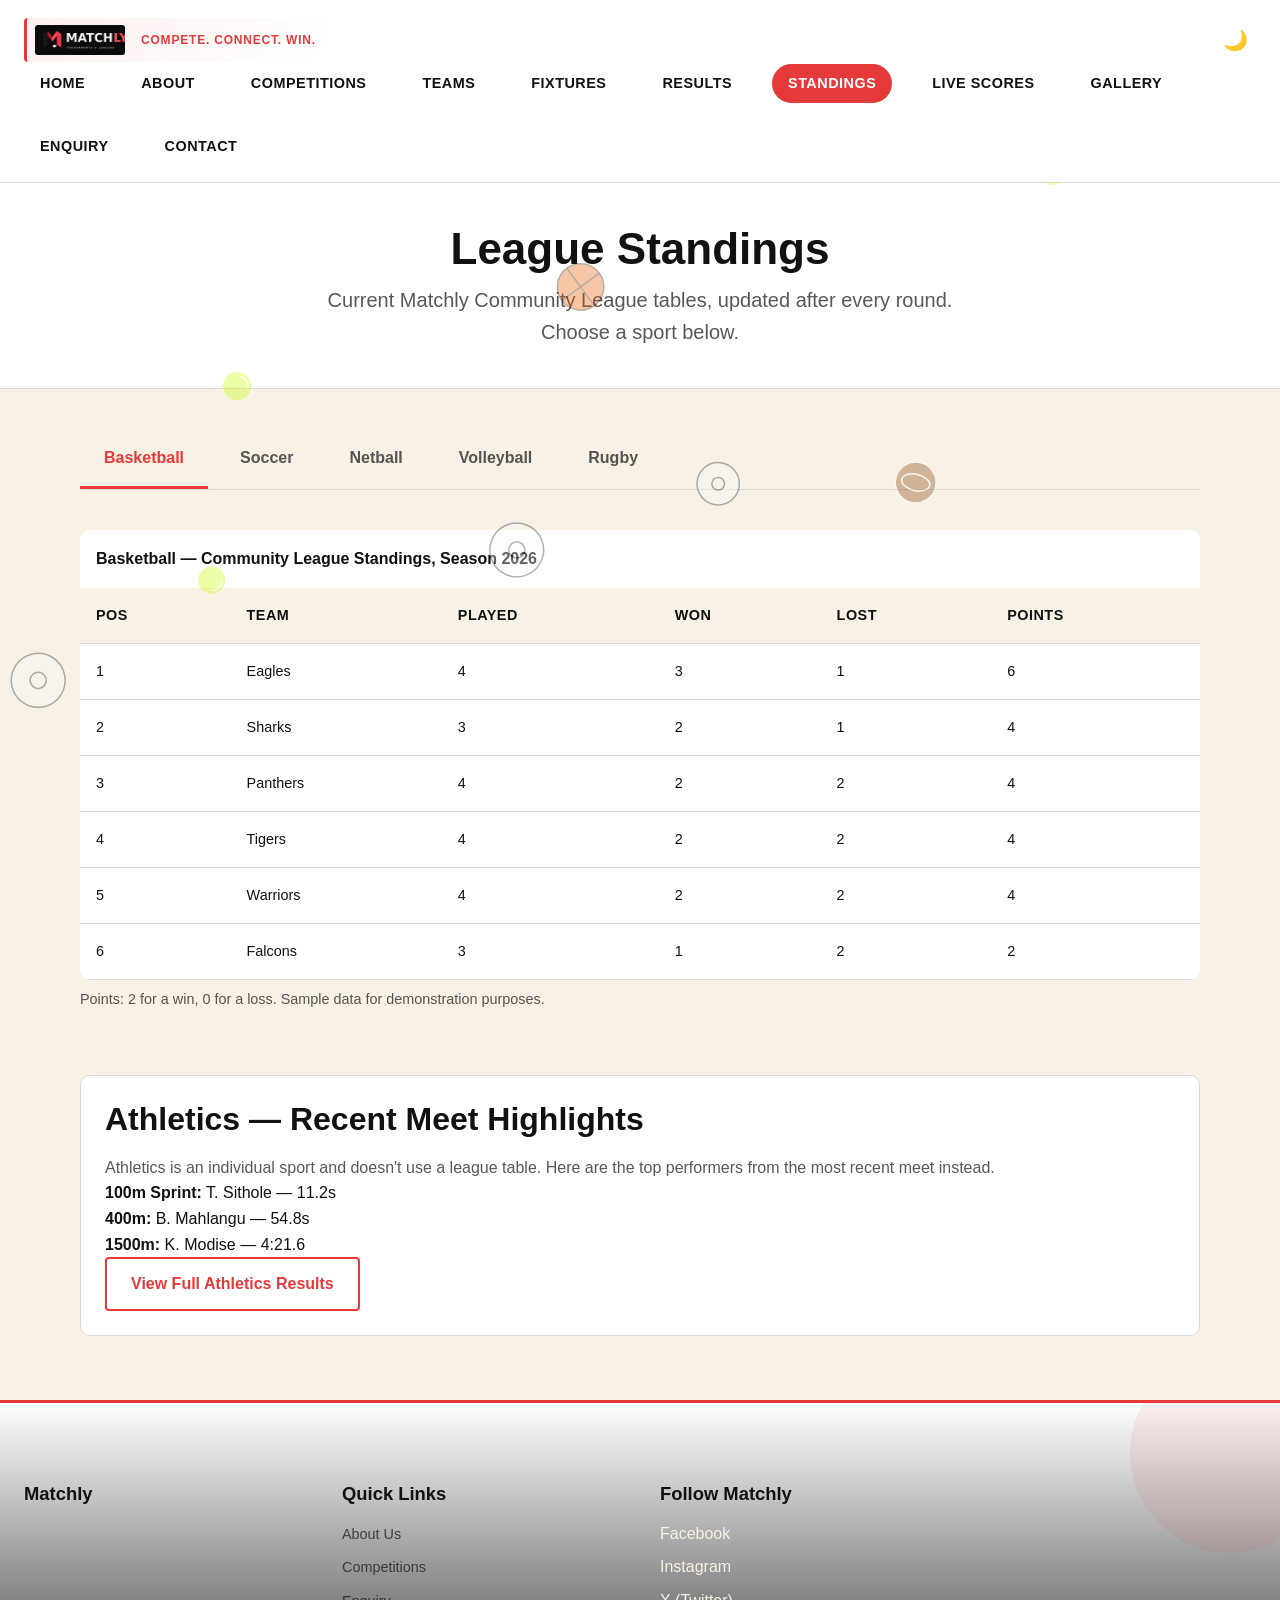
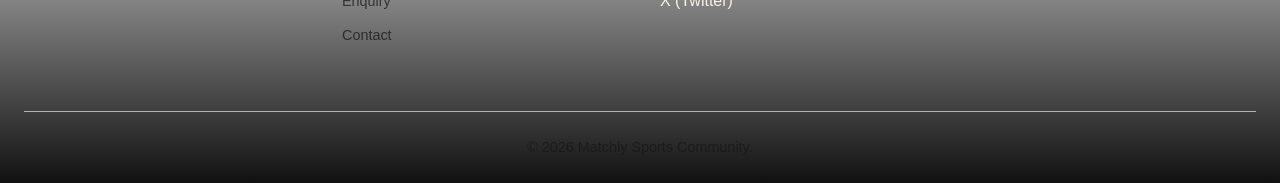
<file: HTML pages/standings.html>
<!DOCTYPE html>
<html lang="en">
<head>
  <meta charset="UTF-8" />
  <meta name="viewport" content="width=device-width, initial-scale=1.0" />
    <title>League Standings | Matchly</title>
    <meta name="description" content="Explore sample Matchly community league standings for basketball, soccer, netball, volleyball and rugby." />
    <link rel="stylesheet" href="../css/style.css">
    <script src="../js/script.js"></script>
</head>

<body>

  <a class="skip-link" href="#main-content">Skip to main content</a>

   <header class="site-header">
    <div class="logo">
      <a href="index.html">
        <img class="logo-mark" src="../Images/matchly.logo.png" alt="Matchly Logo" width="120" height="40" /> <p class="tagline">Compete. Connect. Win.</p>
      </a>

    </div>

    <button id="nav-toggle" class="nav-toggle" type="button" aria-controls="primary-navigation" aria-expanded="false">
      <span class="sr-only">Open menu</span>
      &#9776;
    </button>

    <button id="theme-toggle" class="theme-toggle" type="button" aria-label="Switch to dark mode">&#127769;</button>

    <nav class="site-nav" aria-label="Primary navigation">
      <ul id="primary-navigation" class="nav-links">
        <li><a href="index.html">Home</a></li>
        <li><a href="aboutUs.html">About</a></li>
        <li><a href="competitions.html">Competitions</a></li>
        <li><a href="teams.html">Teams</a></li>
        <li><a href="fixtures.html">Fixtures</a></li>
        <li><a href="results.html">Results</a></li>
        <li><a href="standings.html" aria-current="page">Standings</a></li>
        <li><a href="liveScores.html">Live Scores</a></li>
        <li><a href="gallery.html">Gallery</a></li>
        <li><a href="enquiry.html">Enquiry</a></li>
        <li><a href="contact.html">Contact</a></li>
      </ul>
    </nav>
  </header>

  <main id="main-content">

    <section class="page-hero">
      <h1>League Standings</h1>
      <p>Current Matchly Community League tables, updated after every round. Choose a sport below.</p>
    </section>

    <section class="standings-tabs" aria-label="Sport selector">
      <div class="tab-buttons" role="tablist">
        <button class="tab-btn" type="button" role="tab" id="tab-basketball" aria-selected="true" aria-controls="panel-basketball">Basketball</button>
        <button class="tab-btn" type="button" role="tab" id="tab-soccer" aria-selected="false" aria-controls="panel-soccer">Soccer</button>
        <button class="tab-btn" type="button" role="tab" id="tab-netball" aria-selected="false" aria-controls="panel-netball">Netball</button>
        <button class="tab-btn" type="button" role="tab" id="tab-volleyball" aria-selected="false" aria-controls="panel-volleyball">Volleyball</button>
        <button class="tab-btn" type="button" role="tab" id="tab-rugby" aria-selected="false" aria-controls="panel-rugby">Rugby</button>
      </div>

      <div id="panel-basketball" class="tab-panel" role="tabpanel" aria-labelledby="tab-basketball">
        <table class="data-table">
          <caption>Basketball &mdash; Community League Standings, Season 2026</caption>
          <thead>
            <tr>
              <th scope="col">Pos</th><th scope="col">Team</th><th scope="col">Played</th>
              <th scope="col">Won</th><th scope="col">Lost</th><th scope="col">Points</th>
            </tr>
          </thead>
          <tbody>
            <tr><td>1</td><td>Eagles</td><td>4</td><td>3</td><td>1</td><td>6</td></tr>
            <tr><td>2</td><td>Sharks</td><td>3</td><td>2</td><td>1</td><td>4</td></tr>
            <tr><td>3</td><td>Panthers</td><td>4</td><td>2</td><td>2</td><td>4</td></tr>
            <tr><td>4</td><td>Tigers</td><td>4</td><td>2</td><td>2</td><td>4</td></tr>
            <tr><td>5</td><td>Warriors</td><td>4</td><td>2</td><td>2</td><td>4</td></tr>
            <tr><td>6</td><td>Falcons</td><td>3</td><td>1</td><td>2</td><td>2</td></tr>
          </tbody>
        </table>
        <p class="table-note">Points: 2 for a win, 0 for a loss. Sample data for demonstration purposes.</p>
      </div>

      <div id="panel-soccer" class="tab-panel" role="tabpanel" aria-labelledby="tab-soccer" hidden>
        <table class="data-table">
          <caption>Soccer &mdash; Community League Standings, Season 2026</caption>
          <thead>
            <tr>
              <th scope="col">Pos</th><th scope="col">Team</th><th scope="col">Played</th>
              <th scope="col">Won</th><th scope="col">Drawn</th><th scope="col">Lost</th><th scope="col">Points</th>
            </tr>
          </thead>
          <tbody>
            <tr><td>1</td><td>Comets FC</td><td>1</td><td>1</td><td>0</td><td>0</td><td>3</td></tr>
            <tr><td>2</td><td>Strikers United</td><td>1</td><td>0</td><td>0</td><td>1</td><td>0</td></tr>
          </tbody>
        </table>
        <p class="table-note">Points: 3 for a win, 1 for a draw, 0 for a loss. Sample data for demonstration purposes.</p>
      </div>

      <div id="panel-netball" class="tab-panel" role="tabpanel" aria-labelledby="tab-netball" hidden>
        <table class="data-table">
          <caption>Netball &mdash; Community League Standings, Season 2026</caption>
          <thead>
            <tr>
              <th scope="col">Pos</th><th scope="col">Team</th><th scope="col">Played</th>
              <th scope="col">Won</th><th scope="col">Lost</th><th scope="col">Points</th>
            </tr>
          </thead>
          <tbody>
            <tr><td>1</td><td>Diamonds Netball Club</td><td>1</td><td>1</td><td>0</td><td>2</td></tr>
            <tr><td>2</td><td>Blazers Netball Club</td><td>1</td><td>0</td><td>1</td><td>0</td></tr>
          </tbody>
        </table>
        <p class="table-note">Points: 2 for a win, 0 for a loss. Sample data for demonstration purposes.</p>
      </div>

      <div id="panel-volleyball" class="tab-panel" role="tabpanel" aria-labelledby="tab-volleyball" hidden>
        <table class="data-table">
          <caption>Volleyball &mdash; Community League Standings, Season 2026</caption>
          <thead>
            <tr>
              <th scope="col">Pos</th><th scope="col">Team</th><th scope="col">Played</th>
              <th scope="col">Won</th><th scope="col">Lost</th><th scope="col">Points</th>
            </tr>
          </thead>
          <tbody>
            <tr><td>1</td><td>Wave Volleyball Club</td><td>1</td><td>1</td><td>0</td><td>2</td></tr>
            <tr><td>2</td><td>Spikers Volleyball Club</td><td>1</td><td>0</td><td>1</td><td>0</td></tr>
          </tbody>
        </table>
        <p class="table-note">Points: 2 for a match win, 0 for a match loss. Sample data for demonstration purposes.</p>
      </div>

      <div id="panel-rugby" class="tab-panel" role="tabpanel" aria-labelledby="tab-rugby" hidden>
        <table class="data-table">
          <caption>Rugby &mdash; Community League Standings, Season 2026</caption>
          <thead>
            <tr>
              <th scope="col">Pos</th><th scope="col">Team</th><th scope="col">Played</th>
              <th scope="col">Won</th><th scope="col">Drawn</th><th scope="col">Lost</th><th scope="col">Points</th>
            </tr>
          </thead>
          <tbody>
            <tr><td>1</td><td>Rhinos Rugby Club</td><td>1</td><td>1</td><td>0</td><td>0</td><td>4</td></tr>
            <tr><td>2</td><td>Lions Community RFC</td><td>1</td><td>0</td><td>0</td><td>1</td><td>0</td></tr>
          </tbody>
        </table>
        <p class="table-note">Points: 4 for a win, 0 for a loss. Sample data for demonstration purposes.</p>
      </div>
    </section>

    <section class="athletics-highlights" aria-labelledby="athletics-highlights-heading">
      <h2 id="athletics-highlights-heading">Athletics &mdash; Recent Meet Highlights</h2>
      <p>Athletics is an individual sport and doesn't use a league table. Here are the top performers from the most recent meet instead.</p>
      <ul>
        <li><strong>100m Sprint:</strong> T. Sithole &mdash; 11.2s</li>
        <li><strong>400m:</strong> B. Mahlangu &mdash; 54.8s</li>
        <li><strong>1500m:</strong> K. Modise &mdash; 4:21.6</li>
      </ul>
      <a class="btn btn-secondary" href="results.html">View Full Athletics Results</a>
    </section>

  </main>

    <footer class="site-footer">
    <div class="footer-about">
      <h2>Matchly</h2>
    </div>

    <nav class="footer-links" aria-label="Footer navigation">
      <h3>Quick Links</h3>
      <ul>
        <li><a href="aboutUs.html">About Us</a></li>
        <li><a href="competitions.html">Competitions</a></li>
        <li><a href="enquiry.html">Enquiry</a></li>
        <li><a href="contact.html">Contact</a></li>
      </ul>
    </nav>

    <div class="footer-social">
      <h3>Follow Matchly</h3>
      <ul class="social-links">
        <li><span>Facebook</span></li>
        <li><span>Instagram</span></li>
        <li><span>X (Twitter)</span></li>
      </ul>
    </div>

    <p class="copyright">&copy; 2026 Matchly Sports Community.</p>
  </footer>


</body>
</html>
</file>
<file: css/style.css>
/* 1. RESET / DEFAULTS */

* {
  box-sizing: border-box;
  margin: 0;
  padding: 0;
}

[hidden] {
  display: none !important;
}

html {
  -webkit-text-size-adjust: 100%;
  scroll-behavior: smooth;
}

body {
  min-height: 100vh;
}

img {
  max-width: 100%;
  display: block;
}

a {
  color: inherit;
  text-decoration: none;
}

button {
  font: inherit;
  cursor: pointer;
  border: none;
  background: none;
}

input,
textarea,
select {
  font: inherit;
  color: inherit;
}

h1, h2, h3, h4, h5, h6 {
  font-weight: 700;
  line-height: 1.2;
}

p {
  line-height: 1.6;
}

ul, ol {
  list-style: none;
}


/* 2. VARIABLES / DESIGN SYSTEM */

:root {
  /*  LIGHT MODE COLOURS */
  --color-bg: #F8F1E5;
  --color-surface: #FFFFFF;
  --color-header-bg: #FFFFFF;
  --color-footer-bg: #111111;
  --color-footer-text: #F8F1E5;
  --color-text: #111111;
  --color-text-secondary: rgba(17, 17, 17, 0.7);
  --color-border: #D9D9D9;
  --color-primary: #E63A3A;
  --color-primary-hover: #B4232C;

  --shadow-sm: 0 1px 3px rgba(0, 0, 0, 0.08);
  --shadow-md: 0 4px 14px rgba(0, 0, 0, 0.12);

  --radius-sm: 4px;
  --radius-md: 10px;
  --radius-lg: 20px;

  --space-xs: 0.5rem;
  --space-sm: 1rem;
  --space-md: 1.5rem;
  --space-lg: 2.5rem;
  --space-xl: 4rem;

  --font-size-sm: 0.9rem;
  --font-size-base: 1rem;
  --font-size-lg: 1.25rem;
  --font-size-xl: 2rem;
  --font-size-xxl: 2.75rem;

  --max-width: 1200px;
  --transition-speed: 0.2s;
}

/* ---- DARK MODE COLOURS ---- */
/* Activated when <html data-theme="dark"> is set  */
[data-theme="dark"] {
  --color-bg: #0B0B0B;
  --color-surface: #242424;
  --color-header-bg: #171717;
  --color-footer-bg: #171717;
  --color-footer-text: #F5F5F5;
  --color-text: #F5F5F5;
  --color-text-secondary: #B8B8B8;
  --color-border: #333333;
  --color-primary: #E63946;
  --color-primary-hover: #FF4D5A;

  --shadow-sm: 0 1px 3px rgba(0, 0, 0, 0.5);
  --shadow-md: 0 4px 16px rgba(0, 0, 0, 0.6);
}


/*  3. GLOBAL PAGE STYLING */

body {
  font-family: 'Segoe UI', Roboto, Helvetica, Arial, sans-serif;
  background-color: var(--color-bg);
  color: var(--color-text);
  line-height: 1.6;
  transition: background-color var(--transition-speed), color var(--transition-speed);
}

.site-header,
footer.site-footer {
  width: 100%;
}

main {
  width: 100%;
  max-width: var(--max-width);
  margin-left: auto;
  margin-right: auto;
  padding: 0 var(--space-lg); /* Increased side padding for the entire main area */
}

main > section:first-of-type {
  padding-top: var(--space-lg);
}

main > section {
  margin-bottom: var(--space-xl);
}

h1 { font-size: var(--font-size-xxl); }
h2 { font-size: var(--font-size-xl); margin-bottom: var(--space-sm); }
h3 { font-size: var(--font-size-lg); margin-bottom: var(--space-xs); }

p {
  color: var(--color-text-secondary);
}

a:hover {
  color: var(--color-primary);
}

/* Forces the page-hero bottom border/line to span the entire screen width */
.page-hero {
  text-align: center;
  padding: var(--space-xl) var(--space-md) var(--space-lg);
  border-bottom: 1px solid var(--color-border);
  margin-bottom: var(--space-lg);
  width: 100vw;
  position: relative;
  left: 50%;
  right: 50%;
  margin-left: -50vw;
  margin-right: -50vw;
  background-color: var(--color-header-bg);
}

.page-hero p {
  font-size: var(--font-size-lg);
  max-width: 650px;
  margin: var(--space-xs) auto 0;
}


/*  4. HEADER / NAVIGATION */

.site-header {
  display: flex;
  align-items: center;
  justify-content: space-between;
  flex-wrap: wrap;
  background-color: var(--color-header-bg);
  border-bottom: 1px solid var(--color-border);
  padding: var(--space-sm) var(--space-md);
  position: sticky;
  top: 0;
  z-index: 100;
}

.logo a {
  display: flex;
  align-items: center;
  gap: var(--space-sm);
  padding: 4px 8px;
  background: linear-gradient(135deg, rgba(230, 58, 58, 0.08), transparent);
  border-left: 3px solid var(--color-primary);
  border-radius: var(--radius-sm);
}

.logo-mark {
  width: 90px;
  height: 36px;
  object-fit: contain;
}

.logo-container {
  display: flex;
  flex-direction: column;
}

.logo-text {
  font-size: 1.35rem;
  font-weight: 900;
  letter-spacing: 1.5px;
  color: var(--color-text);
  text-transform: uppercase;
  line-height: 1.1;
}

.tagline {
  font-size: 0.75rem;
  font-weight: 700;
  color: var(--color-primary);
  letter-spacing: 0.8px;
  text-transform: uppercase;
  margin-top: 1px;
}

.site-nav {
  display: flex;
  align-items: center;
}

.nav-links {
  display: flex;
  flex-wrap: wrap;
  align-items: center;
  gap: var(--space-md);
}

.nav-links a {
  display: inline-block;
  font-weight: 700;
  font-size: var(--font-size-sm);
  letter-spacing: 0.5px;
  text-transform: uppercase;
  color: var(--color-text);
  padding: 0.5rem 1rem;
  border-radius: var(--radius-lg);
  transition: background-color var(--transition-speed), color var(--transition-speed);
}

.nav-links a:hover {
  background-color: var(--color-primary);
  color: #FFFFFF;
}

.nav-links a[aria-current="page"] {
  background-color: var(--color-primary);
  color: #FFFFFF;
}

.nav-toggle {
  display: none;
  font-size: 1.5rem;
  color: var(--color-text);
  padding: var(--space-xs);
}

.theme-toggle {
  font-size: 1.25rem;
  padding: var(--space-xs);
  margin-left: var(--space-sm);
  border-radius: var(--radius-sm);
  transition: background-color var(--transition-speed);
}

.theme-toggle:hover {
  background-color: var(--color-bg);
}


/* 5. HERO SECTIONS */

.hero {
  display: flex;
  align-items: center;
  justify-content: space-between;
  gap: var(--space-xl);
  padding: var(--space-xl) 0;
  flex-wrap: wrap;
}

.hero-text {
  flex: 1 1 400px;
}

.hero-text h1 {
  margin-bottom: var(--space-sm);
}

.hero-text p {
  font-size: var(--font-size-lg);
  margin-bottom: var(--space-md);
  max-width: 500px;
}

.hero-image {
  flex: 1 1 400px;
}

.hero-image img {
  border-radius: var(--radius-lg);
  box-shadow: var(--shadow-md);
  width: 100%;
  height: 350px;
  object-fit: cover;
}

.page-hero {
  text-align: center;
  padding: var(--space-xl) 0 var(--space-lg);
  border-bottom: 1px solid var(--color-border);
  margin-bottom: var(--space-lg);
}

.page-hero p {
  font-size: var(--font-size-lg);
  max-width: 650px;
  margin: var(--space-xs) auto 0;
}


/* 6. CARD GRID SYSTEM (reused by Home, Teams, Competitions, Gallery) */

.card-grid {
  display: grid;
  grid-template-columns: repeat(auto-fit, minmax(220px, 1fr));
  gap: var(--space-md);
}

.tag-card {
  background-color: var(--color-surface);
  border: 1px solid var(--color-border);
  border-radius: var(--radius-md);
  padding: var(--space-md);
  text-align: center;
  transition: transform var(--transition-speed), box-shadow var(--transition-speed);
}

.tag-card:hover {
  transform: translateY(-4px);
  box-shadow: var(--shadow-md);
}

.tag-card h3 {
  color: var(--color-primary);
}

.home-cta {
  text-align: center;
  padding: var(--space-lg);
  background-color: var(--color-surface);
  border: 1px solid var(--color-border);
  border-radius: var(--radius-md);
}

.home-cta p {
  margin-bottom: var(--space-md);
}


/* 7. UPCOMING MATCH CARD */

.match-card {
  display: flex;
  align-items: center;
  justify-content: space-between;
  flex-wrap: wrap;
  gap: var(--space-md);
  background-color: var(--color-surface);
  border: 1px solid var(--color-border);
  border-radius: var(--radius-md);
  padding: var(--space-md) var(--space-lg);
  transition: box-shadow var(--transition-speed);
}

.match-card:hover {
  box-shadow: var(--shadow-md);
}

.match-team {
  display: flex;
  flex-direction: column;
  align-items: center;
  gap: var(--space-xs);
  font-weight: 700;
}

.badge-initial {
  display: flex;
  align-items: center;
  justify-content: center;
  width: 44px;
  height: 44px;
  border-radius: 50%;
  background-color: var(--color-primary);
  color: #FFFFFF;
  font-weight: 800;
  font-size: var(--font-size-lg);
}

.match-vs {
  font-weight: 800;
  color: var(--color-text-secondary);
  font-size: var(--font-size-lg);
}

.match-details {
  text-align: right;
  font-size: var(--font-size-sm);
  color: var(--color-text-secondary);
}

.match-details strong {
  color: var(--color-text);
}


/* 8. COMPETITIONS PAGE (tabs are also reused by the Standings page) */

.tab-buttons {
  display: flex;
  flex-wrap: wrap;
  gap: var(--space-xs);
  margin-bottom: var(--space-lg);
  border-bottom: 1px solid var(--color-border);
}

.tab-btn {
  padding: var(--space-sm) var(--space-md);
  font-weight: 700;
  color: var(--color-text-secondary);
  border-bottom: 3px solid transparent;
  transition: color var(--transition-speed), border-color var(--transition-speed);
}

.tab-btn:hover {
  color: var(--color-primary);
}

.tab-btn[aria-selected="true"] {
  color: var(--color-primary);
  border-bottom-color: var(--color-primary);
}

.competition-card {
  background-color: var(--color-surface);
  border: 1px solid var(--color-border);
  border-radius: var(--radius-md);
  overflow: hidden;
  padding-bottom: var(--space-md);
  transition: transform var(--transition-speed), box-shadow var(--transition-speed);
}

.competition-card:hover {
  transform: translateY(-4px);
  box-shadow: var(--shadow-md);
}

.competition-card img {
  width: 100%;
  height: 160px;
  object-fit: cover;
}

.competition-card h3,
.competition-card > p,
.competition-card .btn {
  margin-left: var(--space-sm);
  margin-right: var(--space-sm);
}

.competition-card h3 {
  margin-top: var(--space-sm);
}

.competition-card .btn {
  margin-top: var(--space-sm);
}

.sport-tag {
  display: inline-block;
  margin: var(--space-sm) var(--space-sm) 0;
  padding: 2px 10px;
  background-color: var(--color-primary);
  color: #FFFFFF;
  font-size: var(--font-size-sm);
  font-weight: 700;
  border-radius: var(--radius-sm);
}

.bracket {
  margin-top: var(--space-xl);
}

.bracket-round {
  margin-bottom: var(--space-md);
}

.bracket-list li {
  background-color: var(--color-surface);
  border: 1px solid var(--color-border);
  border-radius: var(--radius-sm);
  padding: var(--space-sm);
  margin-bottom: var(--space-xs);
}

.bracket-list .winner {
  color: var(--color-primary);
  font-weight: 800;
}

.bracket-note {
  font-size: var(--font-size-sm);
  color: var(--color-text-secondary);
  margin-top: var(--space-sm);
}


/*  9. DATA TABLES (Standings, Results, Fixtures, Competitions preview table) */

.data-table {
  width: 100%;
  border-collapse: collapse;
  background-color: var(--color-surface);
  border-radius: var(--radius-md);
  overflow: hidden;
}

.data-table caption {
  text-align: left;
  font-weight: 700;
  padding: var(--space-sm);
  background-color: var(--color-surface);
}

.data-table th,
.data-table td {
  padding: var(--space-sm);
  text-align: left;
  border-bottom: 1px solid var(--color-border);
  font-size: var(--font-size-sm);
}

.data-table th {
  background-color: var(--color-bg);
  font-weight: 700;
  text-transform: uppercase;
  letter-spacing: 0.5px;
}

.data-table tbody tr:hover {
  background-color: var(--color-bg);
}

.table-note {
  font-size: var(--font-size-sm);
  color: var(--color-text-secondary);
  margin-top: var(--space-xs);
}

.fixture-table-section,
.results-table-section,
.tab-panel {
  overflow-x: auto;
}

.fixture-filters form,
.athletics-fixtures,
.athletics-results,
.athletics-highlights {
  background-color: var(--color-surface);
  border: 1px solid var(--color-border);
  border-radius: var(--radius-md);
  padding: var(--space-md);
}

.fixture-filters form {
  display: flex;
  flex-wrap: wrap;
  gap: var(--space-md);
  align-items: flex-end;
}

.filter-field {
  display: flex;
  flex-direction: column;
  gap: var(--space-xs);
  min-width: 180px;
}

.filter-field label {
  font-weight: 700;
  font-size: var(--font-size-sm);
}

.filter-field select {
  padding: 0.6rem;
  border: 1px solid var(--color-border);
  border-radius: var(--radius-sm);
  background-color: var(--color-bg);
  color: var(--color-text);
}

.athletics-fixtures li,
.athletics-results li {
  padding: var(--space-xs) 0;
  border-bottom: 1px solid var(--color-border);
}

.athletics-fixtures li:last-child,
.athletics-results li:last-child {
  border-bottom: none;
}

.no-results {
  text-align: center;
  color: var(--color-text-secondary);
  padding: var(--space-md);
}


/* 10. BUTTONS */

.btn {
  display: inline-block;
  padding: 0.75rem 1.5rem;
  border-radius: var(--radius-sm);
  font-weight: 700;
  font-size: var(--font-size-base);
  text-align: center;
  cursor: pointer;
  transition: background-color var(--transition-speed), color var(--transition-speed), transform var(--transition-speed);
}

.btn-primary {
  background-color: var(--color-primary);
  color: #FFFFFF;
}

.btn-primary:hover {
  background-color: var(--color-primary-hover);
}

.btn-secondary {
  background-color: transparent;
  color: var(--color-primary);
  border: 2px solid var(--color-primary);
}

.btn-secondary:hover {
  background-color: var(--color-primary);
  color: #FFFFFF;
}

.btn-block {
  display: block;
  width: 100%;
}

.btn:active {
  transform: scale(0.98);
}


/* 11. ENQUIRY FORM */

.enquiry-form-section {
  max-width: 600px;
  margin: 0 auto;
}

.form-field {
  margin-bottom: var(--space-md);
  display: flex;
  flex-direction: column;
}

.form-field label {
  font-weight: 700;
  margin-bottom: var(--space-xs);
}

.form-field input,
.form-field textarea,
.form-field select {
  padding: 0.75rem;
  border: 1px solid var(--color-border);
  border-radius: var(--radius-sm);
  background-color: var(--color-surface);
  color: var(--color-text);
  transition: border-color var(--transition-speed);
}

.form-field textarea {
  resize: vertical;
  min-height: 140px;
}

.form-field input:focus,
.form-field textarea:focus,
.form-field select:focus {
  outline: none;
  border-color: var(--color-primary);
}

.field-error {
  display: block;
  color: var(--color-primary-hover);
  font-size: var(--font-size-sm);
  margin-top: var(--space-xs);
  min-height: 1.2em;
}

.form-success {
  margin-top: var(--space-md);
  padding: var(--space-sm);
  border: 2px solid var(--color-primary);
  border-radius: var(--radius-sm);
  color: var(--color-primary);
  font-weight: 700;
  text-align: center;
}

.team-search form {
  display: flex;
  flex-wrap: wrap;
  gap: var(--space-md);
  align-items: flex-end;
  margin-bottom: var(--space-lg);
}

.team-search label {
  font-weight: 700;
  font-size: var(--font-size-sm);
  display: block;
  margin-bottom: var(--space-xs);
}

.team-search input[type="search"],
.team-search select {
  padding: 0.6rem;
  border: 1px solid var(--color-border);
  border-radius: var(--radius-sm);
  background-color: var(--color-surface);
  color: var(--color-text);
}


/*  12. CONTACT PAGE */

.contact-details {
  max-width: 700px;
  margin: 0 auto;
  background-color: var(--color-surface);
  border: 1px solid var(--color-border);
  border-radius: var(--radius-md);
  padding: var(--space-lg);
}

.contact-image img {
  border-radius: var(--radius-md);
  margin-bottom: var(--space-md);
  width: 100%;
  height: 220px;
  object-fit: cover;
}

.contact-list li {
  padding: var(--space-sm) 0;
  border-bottom: 1px solid var(--color-border);
}

.contact-list li:last-child {
  border-bottom: none;
}

.contact-label {
  display: inline-block;
  color: var(--color-primary);
  font-weight: 800;
  margin-right: var(--space-xs);
}


/* TEAMS PAGE */

.team-card {
  background-color: var(--color-surface);
  border: 1px solid var(--color-border);
  border-radius: var(--radius-md);
  padding: var(--space-md);
  transition: transform var(--transition-speed), box-shadow var(--transition-speed);
}

.team-card:hover {
  transform: translateY(-4px);
  box-shadow: var(--shadow-md);
}

.team-card img {
  border-radius: var(--radius-sm);
  width: 100%;
  height: 160px;
  object-fit: cover;
  margin-bottom: var(--space-sm);
}

.photo-credit {
  font-size: 0.75rem;
  color: var(--color-text-secondary);
  margin: var(--space-xs) 0;
}

.photo-credit a {
  text-decoration: underline;
}


/*  GALLERY PAGE */

.gallery-filters {
  margin-bottom: var(--space-lg);
}

.filter-buttons {
  display: flex;
  flex-wrap: wrap;
  gap: var(--space-xs);
}

.filter-btn {
  padding: 0.5rem 1rem;
  border: 2px solid var(--color-border);
  border-radius: var(--radius-lg);
  font-weight: 700;
  font-size: var(--font-size-sm);
  color: var(--color-text);
  transition: background-color var(--transition-speed), color var(--transition-speed), border-color var(--transition-speed);
}

.filter-btn:hover {
  border-color: var(--color-primary);
  color: var(--color-primary);
}

.filter-btn[aria-pressed="true"] {
  background-color: var(--color-primary);
  border-color: var(--color-primary);
  color: #FFFFFF;
}

.gallery-grid {
  display: grid;
  grid-template-columns: repeat(auto-fit, minmax(260px, 1fr));
  gap: var(--space-md);
}

.gallery-item {
  background-color: var(--color-surface);
  border: 1px solid var(--color-border);
  border-radius: var(--radius-md);
  overflow: hidden;
}

.gallery-item img {
  width: 100%;
  height: 190px;
  object-fit: cover;
}

.gallery-item figcaption {
  padding: var(--space-sm);
  font-size: var(--font-size-sm);
  color: var(--color-text-secondary);
}

.gallery-item figcaption a {
  text-decoration: underline;
}

.gallery-disclaimer {
  font-size: var(--font-size-sm);
  color: var(--color-text-secondary);
  text-align: center;
}


/* 15. LIVE SCORES PAGE */

.live-game-card {
  background-color: var(--color-surface);
  border: 1px solid var(--color-border);
  border-radius: var(--radius-md);
  padding: var(--space-md);
  margin-bottom: var(--space-md);
  position: relative;
}

.live-badge {
  display: inline-block;
  background-color: var(--color-primary);
  color: #FFFFFF;
  font-weight: 800;
  font-size: var(--font-size-sm);
  padding: 2px 10px;
  border-radius: var(--radius-sm);
  margin-bottom: var(--space-sm);
}

.live-score {
  display: flex;
  align-items: center;
  justify-content: center;
  gap: var(--space-sm);
  font-size: var(--font-size-xl);
  font-weight: 800;
  margin-bottom: var(--space-xs);
}

.live-team {
  font-size: var(--font-size-base);
  font-weight: 700;
}

.live-dash {
  color: var(--color-text-secondary);
}

.live-status,
.live-venue {
  text-align: center;
  color: var(--color-text-secondary);
  font-size: var(--font-size-sm);
}

.upcoming-live {
  background-color: var(--color-surface);
  border: 1px solid var(--color-border);
  border-radius: var(--radius-md);
  padding: var(--space-md);
}

.live-disclaimer {
  font-size: var(--font-size-sm);
  color: var(--color-text-secondary);
  text-align: center;
}


/* 16. FOOTER  */
.site-footer {
  background: linear-gradient(180deg, var(--color-surface) 0%, var(--color-footer-bg) 100%);
  color: var(--color-footer-text);
  padding: calc(var(--space-xl) + 1rem) var(--space-md) var(--space-md);
  display: grid;
  grid-template-columns: repeat(auto-fit, minmax(220px, 1fr));
  gap: var(--space-lg);
  border-top: 3px solid var(--color-primary);
  position: relative;
  overflow: hidden;
}

.site-footer::before {
  content: '';
  position: absolute;
  top: -50px;
  right: -50px;
  width: 200px;
  height: 200px;
  background: var(--color-primary);
  opacity: 0.08;
  border-radius: 50%;
  pointer-events: none;
}

.site-footer h2,
.site-footer h3 {
  color: var(--color-text);
  font-size: 1.15rem;
  margin-bottom: var(--space-sm);
  position: relative;
}

[data-theme="dark"] .site-footer h2,
[data-theme="dark"] .site-footer h3 {
  color: var(--color-footer-text);
}

.site-footer .footer-links a,
.site-footer .footer-social a {
  color: var(--color-text-secondary);
  font-size: var(--font-size-sm);
  transition: all var(--transition-speed) ease;
}

[data-theme="dark"] .site-footer .footer-links a,
[data-theme="dark"] .site-footer .footer-social a {
  color: var(--color-footer-text);
  opacity: 0.85;
}

.footer-links ul,
.footer-social ul {
  display: flex;
  flex-direction: column;
  gap: var(--space-xs);
}

/* Cute link hover slide */
.footer-links a {
  display: inline-block;
}

.footer-links a:hover {
  opacity: 1;
  color: var(--color-primary);
  transform: translateX(4px);
}

/* pill badges for social links */
.social-links a {
  display: inline-flex;
  align-items: center;
  gap: var(--space-xs);
  padding: 4px 10px;
  background-color: rgba(230, 57, 70, 0.08);
  border-radius: var(--radius-lg);
  width: fit-content;
}

.social-links a:hover {
  background-color: var(--color-primary);
  color: #FFFFFF !important;
  transform: translateX(4px);
}

.copyright {
  grid-column: 1 / -1;
  border-top: 1px solid var(--color-border);
  padding-top: var(--space-md);
  margin-top: var(--space-md);
  font-size: var(--font-size-sm);
  text-align: center;
  opacity: 0.75;
  color: var(--color-text-secondary);
}

[data-theme="dark"] .copyright {
  color: var(--color-footer-text);
}

/*  17. RESPONSIVE DESIGN */

@media (max-width: 900px) {
  .hero {
    flex-direction: column;
    text-align: center;
  }

  .hero-image {
    order: -1;
  }

  .match-card {
    flex-direction: column;
    text-align: center;
  }

  .match-details {
    text-align: center;
  }
}

@media (max-width: 600px) {
  .nav-toggle {
    display: block;
    order: 2;
  }

  .theme-toggle {
    order: 1;
  }

  .site-nav {
    width: 100%;
    order: 3;
  }

  .nav-links {
    display: none;
    flex-direction: column;
    align-items: stretch;
    width: 100%;
    gap: 0;
    padding-top: var(--space-sm);
  }

  .nav-links.nav-open {
    display: flex;
  }

  .nav-links a {
    width: 100%;
    padding: var(--space-sm) 0;
    border-bottom: 1px solid var(--color-border);
  }

  h1 { font-size: var(--font-size-xl); }
  h2 { font-size: var(--font-size-lg); }

  .card-grid,
  .gallery-grid {
    grid-template-columns: 1fr;
  }

  .tab-buttons {
    flex-wrap: wrap;
  }

  .fixture-filters form,
  .team-search form {
    flex-direction: column;
    align-items: stretch;
  }

  .data-table th,
  .data-table td {
    padding: var(--space-xs);
    font-size: 0.8rem;
  }

  .contact-details {
    padding: var(--space-md);
  }

  .site-footer {
    text-align: center;
  }

  .gallery-lightbox {
    width: 100%;
    max-height: 100vh;
    padding: var(--space-sm) 2.75rem;
    border-radius: 0;
  }

  .gallery-lightbox figure img {
    max-height: 68vh;
  }

  .lightbox-previous { left: 0.15rem; }
  .lightbox-next { right: 0.15rem; }

  .footer-links ul,
  .social-links {
    align-items: center;
  }
}


/*  18. ACCESSIBILITY */
.sr-only {
  position: absolute;
  width: 1px;
  height: 1px;
  padding: 0;
  margin: -1px;
  overflow: hidden;
  clip: rect(0, 0, 0, 0);
  white-space: nowrap;
  border: 0;
}

.skip-link {
  position: absolute;
  top: -100px;
  left: 0;
  background-color: var(--color-primary);
  color: #FFFFFF;
  padding: var(--space-sm) var(--space-md);
  z-index: 1000;
  transition: top var(--transition-speed);
}

.skip-link:focus {
  top: 0;
}

a:focus-visible,
button:focus-visible,
input:focus-visible,
textarea:focus-visible,
select:focus-visible {
  outline: 3px solid var(--color-primary);
  outline-offset: 2px;
}

@media (prefers-reduced-motion: reduce) {
  * {
    animation-duration: 0.001ms !important;
    animation-iteration-count: 1 !important;
    transition-duration: 0.001ms !important;
    scroll-behavior: auto !important;
  }
}


/* 19. INTERACTION STATES  */

a,
button,
.tag-card,
.competition-card,
.match-card,
.team-card,
.gallery-item figure,
.live-game-card,
input,
textarea,
select {
  transition: background-color var(--transition-speed) ease,
              color var(--transition-speed) ease,
              border-color var(--transition-speed) ease,
              box-shadow var(--transition-speed) ease,
              transform var(--transition-speed) ease;
}

/* BOUNCING SPORTS BALLS ANIMATION */

#sport-balls-canvas {
  position: fixed;
  top: 0;
  left: 0;
  width: 100vw;
  height: 100vh;
  pointer-events: none;
  z-index: 99; /* Sits right above background but below modals/headers */
  opacity: 0.35; /* Subtle and cute, doesn't distract from text */
}

[data-theme="dark"] #sport-balls-canvas {
  opacity: 0.45;
}

/*  PULSING LIVE BADGE ANIMATION */
@keyframes livePulse {
  0% {
    box-shadow: 0 0 0 0 rgba(230, 57, 70, 0.6);
    transform: scale(1);
  }
  70% {
    box-shadow: 0 0 0 10px rgba(230, 57, 70, 0);
    transform: scale(1.03);
  }
  100% {
    box-shadow: 0 0 0 0 rgba(230, 57, 70, 0);
    transform: scale(1);
  }
}

.live-badge, 
[data-status="live"] {
  animation: livePulse 2s infinite cubic-bezier(0.4, 0, 0.6, 1);
}

/*  SCROLL REVEAL ANIMATION CLASSES */
.reveal-on-scroll {
  opacity: 0;
  transform: translateY(30px);
  transition: opacity 0.8s ease-out, transform 0.8s cubic-bezier(0.16, 1, 0.3, 1);
  will-change: opacity, transform;
}

.reveal-on-scroll.is-visible {
  opacity: 1;
  transform: translateY(0);
}

/* GALLERY, MAP, AND FORM IMPROVEMENTS */
.gallery-collections {
  display: grid;
  grid-template-columns: repeat(auto-fit, minmax(min(100%, 340px), 1fr));
  gap: var(--space-lg);
  margin-bottom: var(--space-xl);
}

.gallery-category-section {
  min-width: 0;
  background-color: var(--color-surface);
  border: 1px solid var(--color-border);
  border-radius: var(--radius-md);
  padding: var(--space-md);
  box-shadow: var(--shadow-sm);
}

.gallery-category-section h2 {
  padding-bottom: var(--space-xs);
  border-bottom: 2px solid var(--color-primary);
}

.gallery-category-section .gallery-grid {
  grid-template-columns: repeat(auto-fit, minmax(140px, 1fr));
  gap: var(--space-sm);
}

.gallery-image-button {
  display: block;
  width: 100%;
  overflow: hidden;
  cursor: zoom-in;
}

.gallery-image-button img {
  transition: transform var(--transition-speed) ease;
}

.gallery-image-button:hover img,
.gallery-image-button:focus-visible img {
  transform: scale(1.04);
}

.gallery-item figcaption {
  min-height: 3.5em;
  padding: var(--space-xs);
  font-size: var(--font-size-sm);
}

.gallery-lightbox {
  position: fixed;
  inset: 0;
  width: min(96vw, 1100px);
  max-width: none;
  max-height: 96vh;
  margin: auto;
  padding: var(--space-md) 4rem;
  overflow: auto;
  background-color: var(--color-surface);
  color: var(--color-text);
  border: 1px solid var(--color-border);
  border-radius: var(--radius-md);
}

.gallery-lightbox::backdrop {
  background-color: rgba(0, 0, 0, 0.85);
}

.gallery-lightbox figure {
  margin: 0;
  text-align: center;
}

.gallery-lightbox figure img {
  display: block;
  width: auto;
  max-width: 100%;
  height: auto;
  max-height: 76vh;
  margin: 0 auto;
  object-fit: contain;
}

.gallery-lightbox figcaption {
  margin-top: var(--space-sm);
  color: var(--color-text);
}

.lightbox-toolbar {
  display: flex;
  justify-content: flex-end;
  margin-bottom: var(--space-sm);
}

.lightbox-control {
  position: absolute;
  top: 50%;
  padding: var(--space-sm);
  color: var(--color-text);
  background-color: var(--color-surface);
  border: 1px solid var(--color-border);
  border-radius: 50%;
  transform: translateY(-50%);
}

.lightbox-previous { left: 0.5rem; }
.lightbox-next { right: 0.5rem; }

.lightbox-position {
  margin-top: var(--space-xs);
  text-align: center;
}

.venue-map-section,
.contact-form-section {
  margin-top: var(--space-lg);
  padding-top: var(--space-md);
  border-top: 1px solid var(--color-border);
}

.venue-map {
  display: block;
  width: 100%;
  height: 360px;
  margin-top: var(--space-sm);
  border: 1px solid var(--color-border);
  border-radius: var(--radius-md);
}

.map-attribution {
  margin-top: var(--space-xs);
  font-size: var(--font-size-sm);
}

.map-attribution a {
  text-decoration: underline;
}

.form-summary {
  margin-top: var(--space-md);
  text-align: left;
}

.form-summary h3,
.form-summary p + p {
  margin-top: var(--space-sm);
}

#contact-mailto-container {
  margin-top: var(--space-sm);
}

/* Smooth filter transition effect */
.gallery-category-section {
  animation: fadeIn 0.4s ease-in-out;
}

@keyframes fadeIn {
  from { opacity: 0; transform: scale(0.97); }
  to { opacity: 1; transform: scale(1); }
}
</file>
